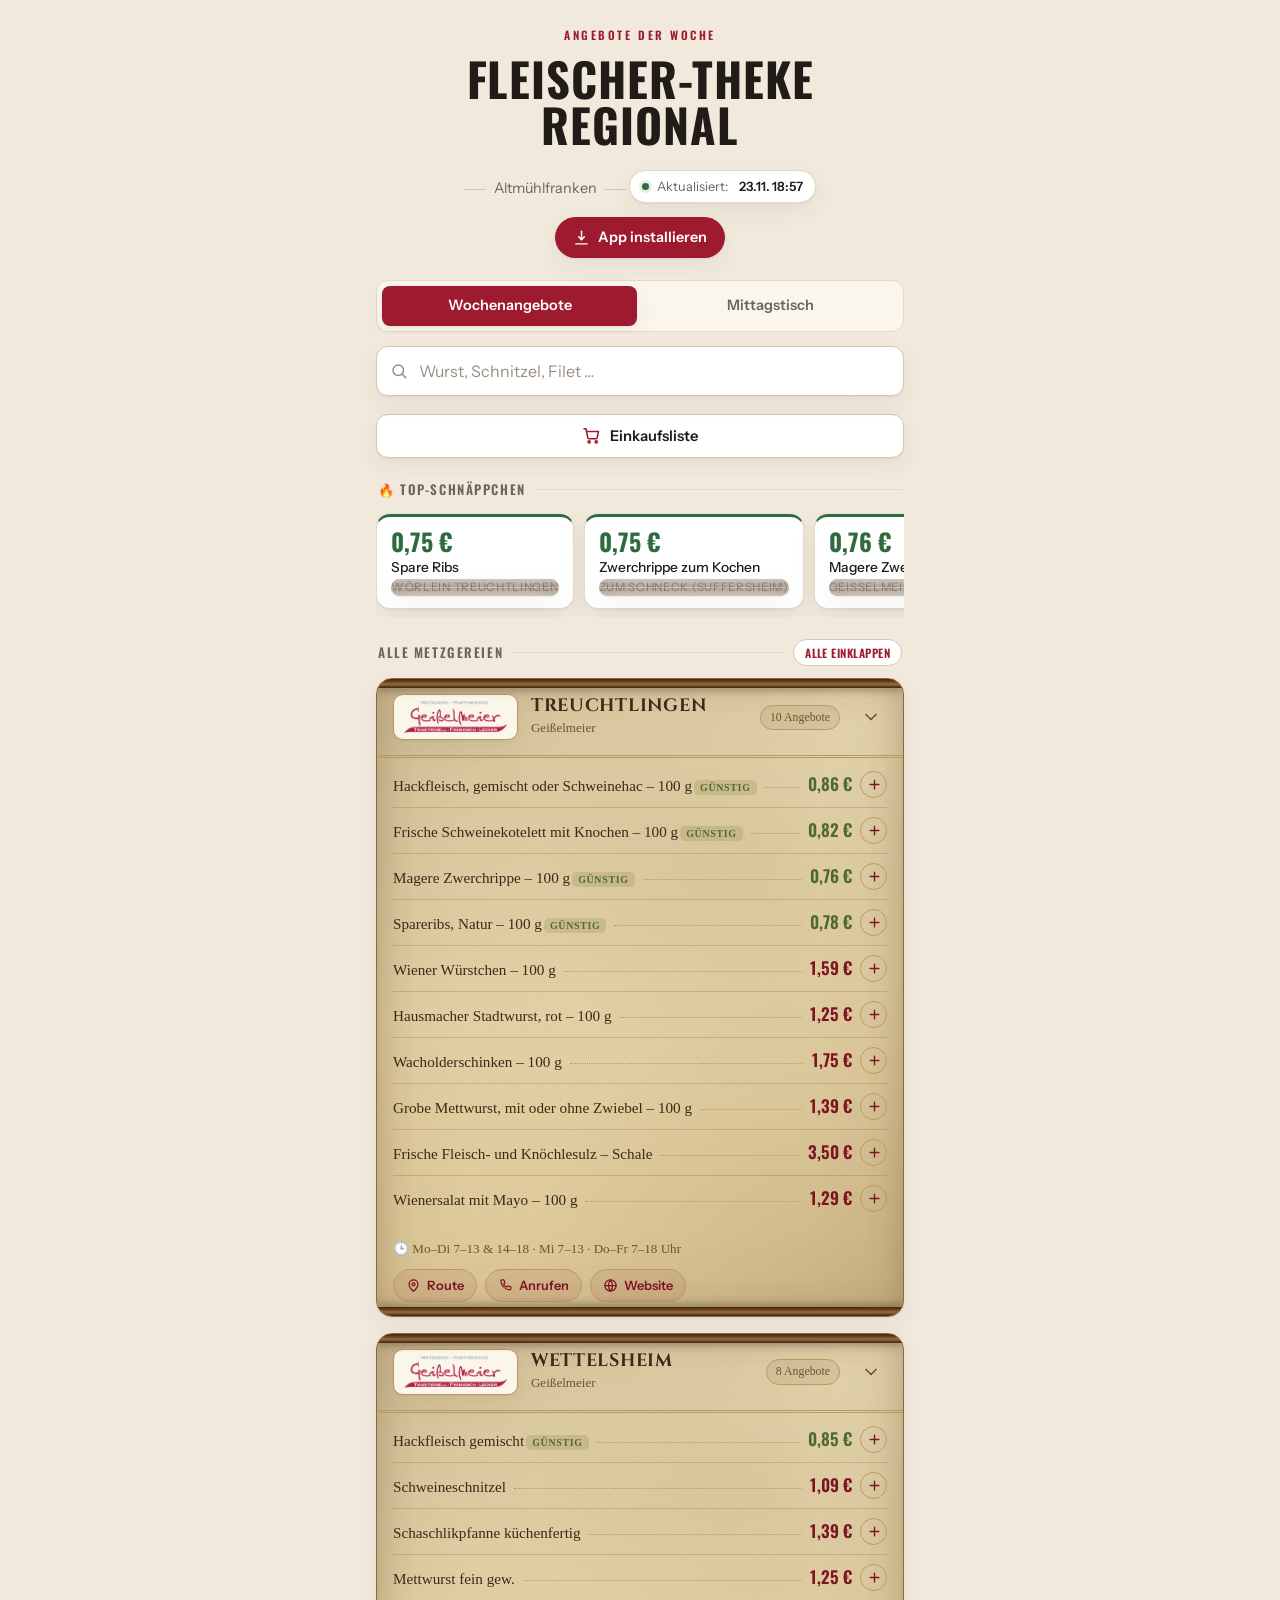
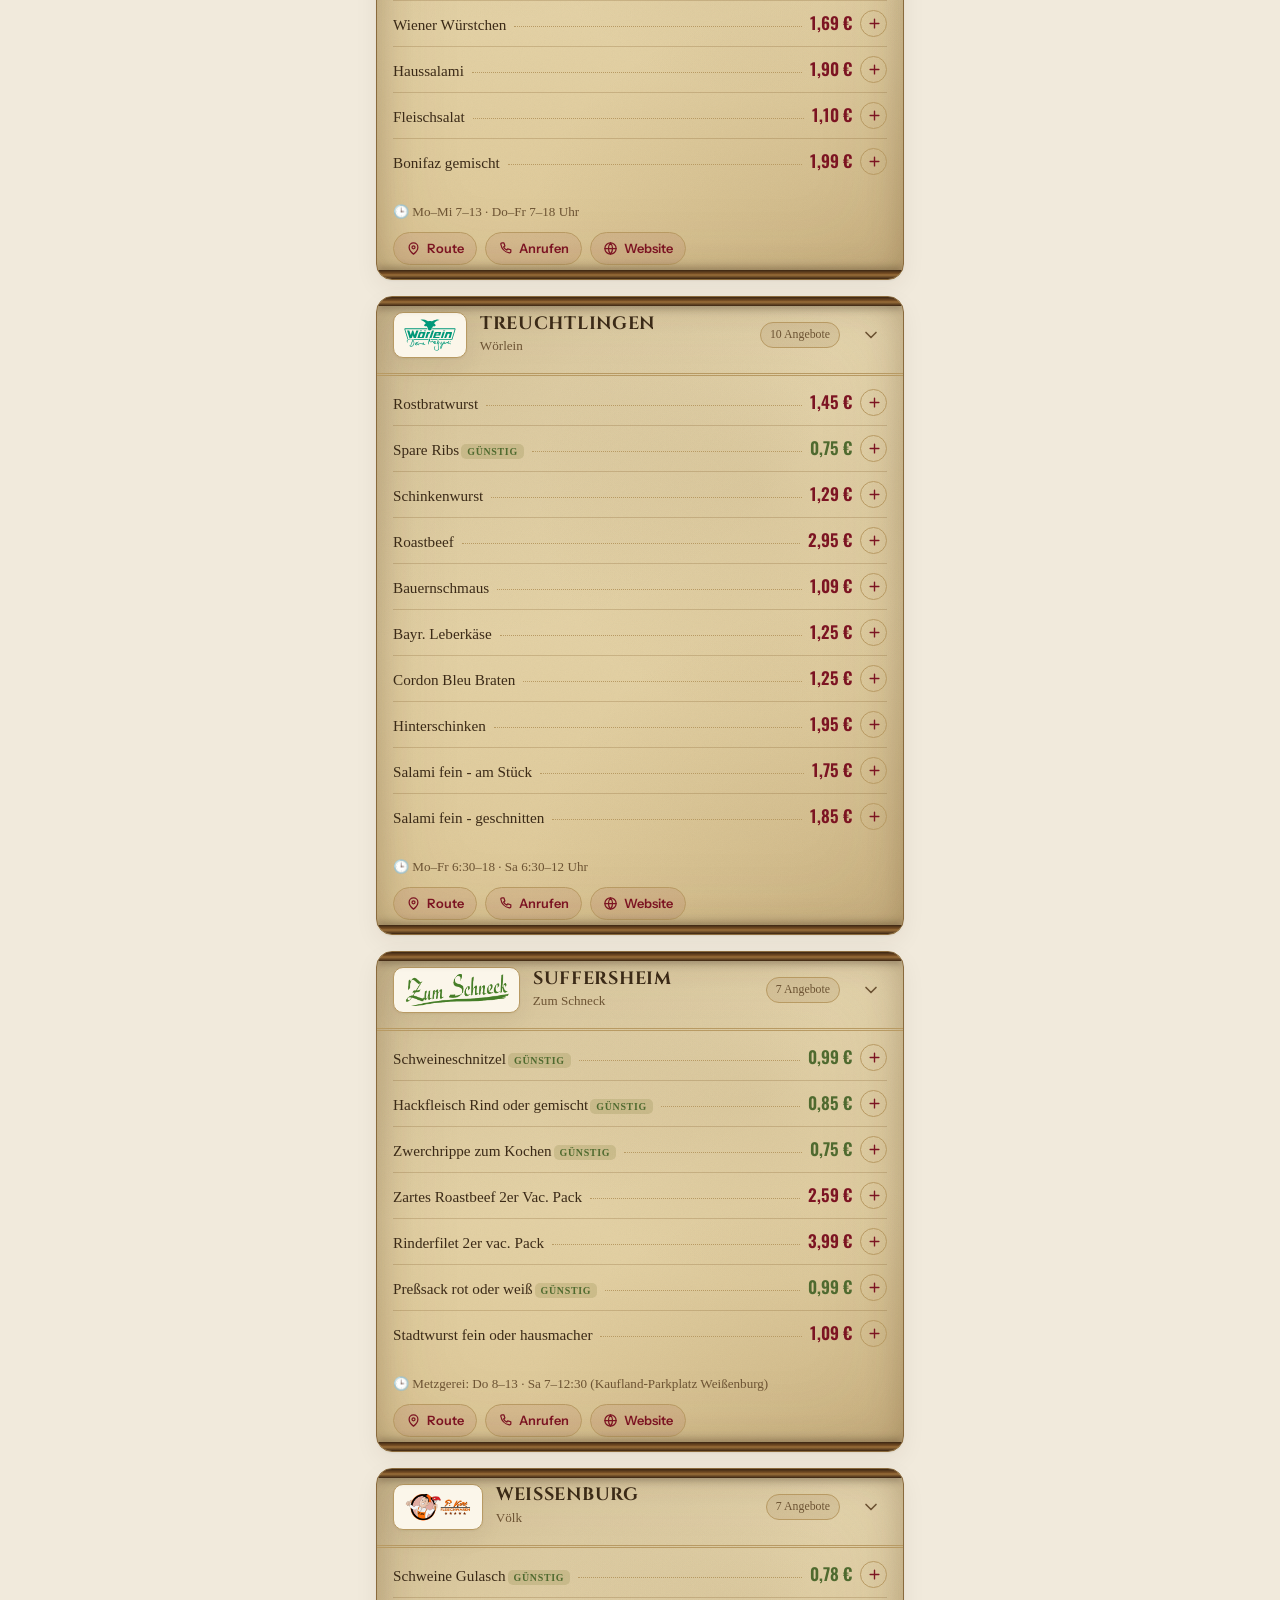
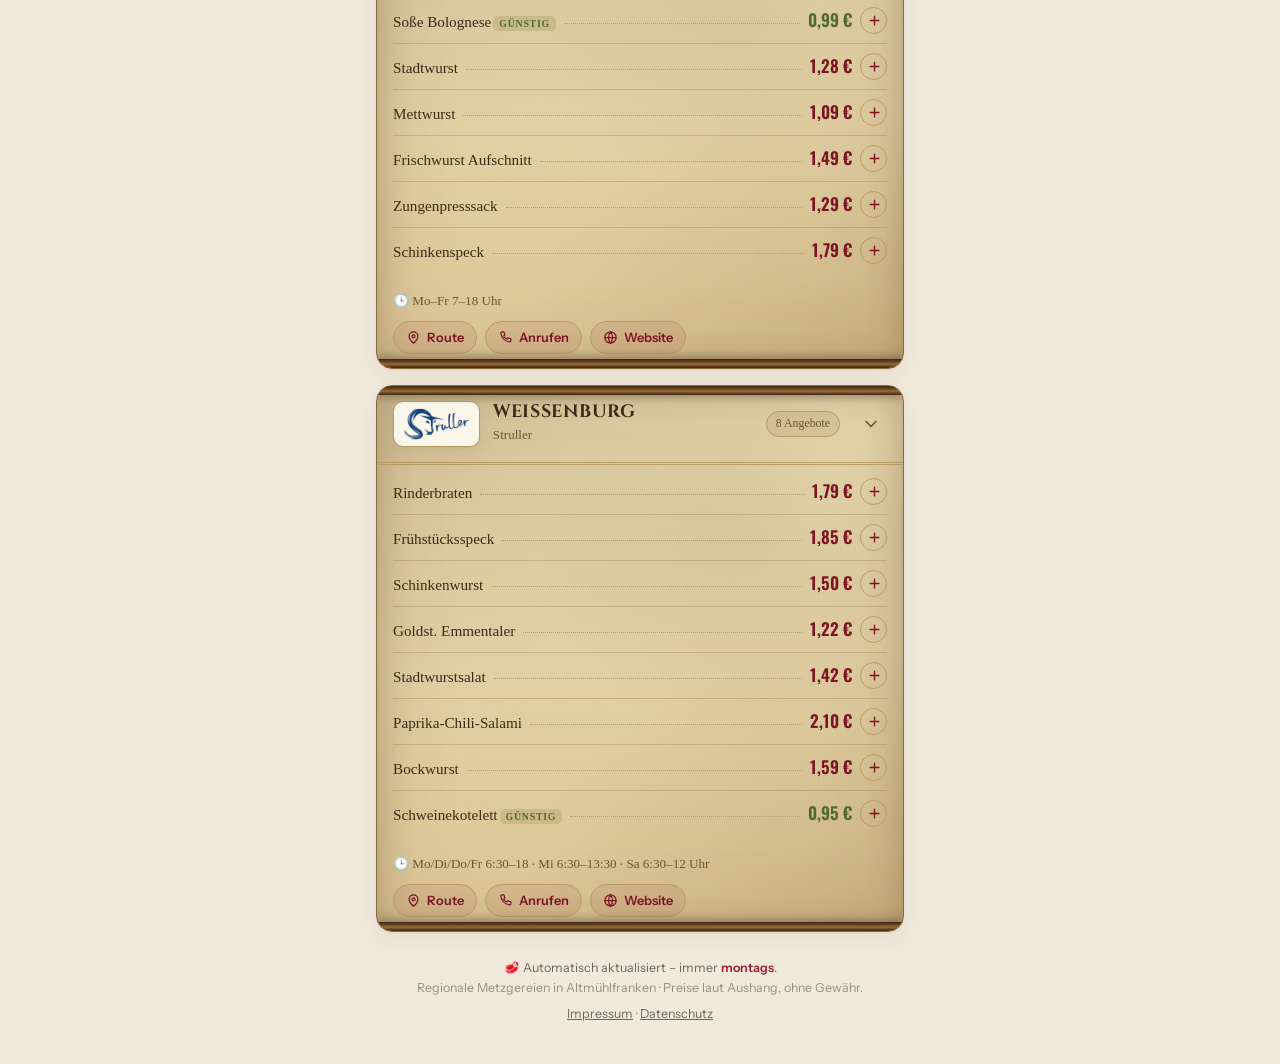
<file: index.html>
<!doctype html>
<html lang="de">
<head>
<meta charset="utf-8">
<meta name="viewport" content="width=device-width, initial-scale=1, viewport-fit=cover">
<title>Fleischer-Theke Regional</title>
<meta name="description" content="Wöchentliche Angebote regionaler Metzgereien in Altmühlfranken.">
<meta name="theme-color" content="#F1EADC" media="(prefers-color-scheme: light)">
<meta name="theme-color" content="#161210" media="(prefers-color-scheme: dark)">
<meta name="apple-mobile-web-app-capable" content="yes">
<meta name="mobile-web-app-capable" content="yes">
<meta name="apple-mobile-web-app-title" content="Fleischer-Theke Regional">
<meta name="apple-mobile-web-app-status-bar-style" content="default">
<link rel="manifest" href="manifest.json">
<link rel="icon" type="image/svg+xml" href="icon.svg">
<link rel="apple-touch-icon" href="apple-touch-icon.png">
<link rel="stylesheet" href="fonts/fonts.css">
<style>
  :root{
    --bg:#F1EADC;--surface:#FFFFFF;--surface-2:#FBF6EC;
    --ink:#211C18;--ink-soft:#6E645A;--ink-faint:#9A8E80;
    --line:#E4D9C6;--line-strong:#D6C7AE;
    --brand:#9E1B2F;--brand-ink:#7C1422;--brand-tint:#F6E6E2;
    --deal:#2F6B3E;--deal-tint:#E4F0E2;--gold:#A9781F;
    --shadow:0 1px 2px rgba(43,30,20,.06),0 8px 24px rgba(43,30,20,.06);
    --radius:16px;
  }
  @media (prefers-color-scheme:dark){:root:not([data-theme="light"]){
    --bg:#161210;--surface:#211A15;--surface-2:#271F18;
    --ink:#F2E9DB;--ink-soft:#B0A392;--ink-faint:#7E7161;
    --line:#33281E;--line-strong:#40331F;
    --brand:#E4586A;--brand-ink:#F0AAB2;--brand-tint:#3A211F;
    --deal:#82CE95;--deal-tint:#22301F;--gold:#D6A64C;
    --shadow:0 1px 2px rgba(0,0,0,.4),0 10px 30px rgba(0,0,0,.35);
  }}
  :root[data-theme="dark"]{
    --bg:#161210;--surface:#211A15;--surface-2:#271F18;
    --ink:#F2E9DB;--ink-soft:#B0A392;--ink-faint:#7E7161;
    --line:#33281E;--line-strong:#40331F;
    --brand:#E4586A;--brand-ink:#F0AAB2;--brand-tint:#3A211F;
    --deal:#82CE95;--deal-tint:#22301F;--gold:#D6A64C;
    --shadow:0 1px 2px rgba(0,0,0,.4),0 10px 30px rgba(0,0,0,.35);
  }
  *{box-sizing:border-box}
  [hidden]{display:none!important}
  html{-webkit-text-size-adjust:100%}
  body{
    margin:0;background:var(--bg);color:var(--ink);
    font-family:"Instrument Sans",system-ui,-apple-system,Segoe UI,Roboto,sans-serif;
    line-height:1.5;-webkit-font-smoothing:antialiased;
    padding:env(safe-area-inset-top) env(safe-area-inset-right) env(safe-area-inset-bottom) env(safe-area-inset-left);
  }
  img{max-width:100%}
  .wrap{max-width:560px;margin:0 auto;padding:0 16px 40px}
  header{position:relative;padding:26px 0 20px;text-align:center}
  .eyebrow{font-family:"Oswald",sans-serif;text-transform:uppercase;letter-spacing:.22em;font-weight:600;font-size:.72rem;color:var(--brand)}
  h1{font-family:"Oswald",sans-serif;font-weight:700;text-transform:uppercase;letter-spacing:.02em;font-size:clamp(2.1rem,9vw,2.9rem);line-height:.98;margin:.28em 0 .18em;text-wrap:balance}
  .region{display:inline-flex;align-items:center;gap:.5em;font-size:.9rem;color:var(--ink-soft)}
  .region::before,.region::after{content:"";width:22px;height:1px;background:var(--line-strong)}
  .stand{margin-top:14px;display:inline-flex;align-items:center;gap:8px;font-size:.8rem;color:var(--ink-soft);background:var(--surface);border:1px solid var(--line);padding:6px 12px;border-radius:999px;box-shadow:var(--shadow)}
  .stand .dot{width:7px;height:7px;border-radius:50%;background:var(--deal);box-shadow:0 0 0 3px var(--deal-tint)}
  .stand b{color:var(--ink);font-weight:600}
  .search{position:sticky;top:0;z-index:5;padding:12px 0;margin-bottom:6px;background:linear-gradient(var(--bg) 78%,transparent)}
  .search input{width:100%;font:inherit;font-size:1rem;color:var(--ink);background:var(--surface);border:1px solid var(--line-strong);border-radius:12px;padding:12px 14px 12px 42px;box-shadow:var(--shadow)}
  .search input::placeholder{color:var(--ink-faint)}
  .search input:focus{outline:none;border-color:var(--brand);box-shadow:0 0 0 3px var(--brand-tint)}
  .search .ico{position:absolute;left:14px;top:50%;transform:translateY(-50%);color:var(--ink-faint);pointer-events:none}
  .tabs{display:flex;gap:6px;background:var(--surface-2);border:1px solid var(--line);border-radius:12px;padding:5px;margin:2px 0 2px}
  .tab{flex:1;font:inherit;font-weight:600;font-size:.9rem;color:var(--ink-soft);background:none;border:none;border-radius:8px;padding:9px 6px;cursor:pointer;-webkit-tap-highlight-color:transparent;transition:background .15s,color .15s}
  .tab.is-active{background:var(--brand);color:#fff;box-shadow:var(--shadow)}
  .tab:disabled{opacity:.45;cursor:not-allowed}
  .tab:focus-visible{outline:none;box-shadow:0 0 0 3px var(--brand-tint)}
  .sec-label{display:flex;align-items:center;gap:10px;font-family:"Oswald",sans-serif;text-transform:uppercase;letter-spacing:.12em;font-weight:600;font-size:.82rem;color:var(--ink-soft);margin:22px 2px 12px}
  .sec-label .line{flex:1;height:1px;background:var(--line)}
  .deals{display:flex;gap:10px;overflow-x:auto;padding:2px 2px 8px;scroll-snap-type:x mandatory;-webkit-overflow-scrolling:touch}
  .deals::-webkit-scrollbar{height:0}
  .deal-card{scroll-snap-align:start;flex:0 0 auto;min-width:150px;background:var(--surface);border:1px solid var(--line);border-top:3px solid var(--deal);border-radius:14px;padding:12px 14px;box-shadow:var(--shadow)}
  .deal-card .price{font-family:"Oswald",sans-serif;font-weight:700;font-size:1.5rem;color:var(--deal);font-variant-numeric:tabular-nums;line-height:1}
  .deal-card .name{font-size:.86rem;font-weight:500;margin:6px 0 3px;line-height:1.25}
  .deal-card .shop{font-size:.72rem;color:var(--ink-faint);text-transform:uppercase;letter-spacing:.06em}
  .shops{display:flex;flex-direction:column;gap:16px}
  .shop{background:var(--surface);border:1px solid var(--line);border-radius:var(--radius);box-shadow:var(--shadow);overflow:hidden}
  .shop-head{display:flex;align-items:center;gap:13px;padding:15px 16px;border-bottom:1px solid var(--line);background:var(--surface-2)}
  .badge{flex:0 0 auto;width:44px;height:44px;border-radius:12px;background:var(--brand);color:#fff;display:grid;place-items:center;font-family:"Oswald",sans-serif;font-weight:700;font-size:1.25rem;box-shadow:inset 0 0 0 1px rgba(255,255,255,.12)}
  .logo-plate{flex:0 0 auto;height:46px;display:flex;align-items:center;justify-content:center;background:#fff;border:1px solid var(--line);border-radius:10px;padding:5px 10px;box-shadow:var(--shadow)}
  .logo-plate img{height:32px;width:auto;max-width:170px;object-fit:contain;display:block}
  .shop-head h2{font-family:"Oswald",sans-serif;font-weight:600;text-transform:uppercase;letter-spacing:.03em;font-size:1.12rem;line-height:1.08;margin:0}
  .shop-head .shopname{font-weight:500;font-size:.82rem;color:var(--ink-soft);margin-top:2px}
  .shop-head .count{margin-left:auto;flex:0 0 auto;align-self:center;font-family:"Oswald",sans-serif;font-weight:500;font-size:.74rem;color:var(--ink-soft);background:var(--bg);border:1px solid var(--line);padding:3px 9px;border-radius:999px;white-space:nowrap}
  .shop-head{cursor:pointer;user-select:none;-webkit-tap-highlight-color:transparent;transition:background-color .18s ease,border-bottom-color .28s ease}
  .shop-head:focus-visible{outline:none;box-shadow:inset 0 0 0 3px var(--brand-tint)}
  .shop.collapsed>.shop-head{border-bottom-color:transparent}
  @media (hover:hover){
    .shop-head:hover{background:color-mix(in srgb,var(--surface-2) 95%,var(--brand))}
    .shop.today .shop-head:hover{background:color-mix(in srgb,var(--brand-tint) 94%,var(--brand))}
    .shop-head:hover .chev{color:var(--brand-ink);background:color-mix(in srgb,var(--brand) 9%,transparent)}
  }
  .shop-head:active{background:color-mix(in srgb,var(--surface-2) 92%,var(--brand))}
  .shop.today .shop-head:active{background:color-mix(in srgb,var(--brand-tint) 90%,var(--brand))}
  .chev{flex:0 0 auto;box-sizing:content-box;width:20px;height:20px;margin-left:2px;padding:6px;border-radius:50%;color:var(--ink-soft);transition:transform .28s cubic-bezier(.22,1,.36,1),color .18s ease,background-color .18s ease}
  .shop.today .chev{color:var(--brand-ink)}
  .shop.collapsed>.shop-head .chev{transform:rotate(-90deg)}
  .shop>.items-wrap{display:grid;grid-template-rows:1fr;transition:grid-template-rows .28s cubic-bezier(.22,1,.36,1),visibility 0s}
  .shop.collapsed>.items-wrap{grid-template-rows:0fr;visibility:hidden;transition:grid-template-rows .28s cubic-bezier(.22,1,.36,1),visibility 0s linear .28s}
  .items-inner{min-height:0;overflow:hidden}
  @media (prefers-reduced-motion:reduce){.shop-head,.chev,.shop>.items-wrap,.shop.collapsed>.items-wrap{transition:none}}
  .toggle-all{flex:0 0 auto;font:inherit;font-weight:600;font-size:.72rem;letter-spacing:.04em;text-transform:uppercase;color:var(--brand);background:var(--surface);border:1px solid var(--line-strong);border-radius:999px;padding:4px 11px;cursor:pointer;-webkit-tap-highlight-color:transparent}
  .toggle-all:hover{background:var(--brand-tint)}
  .toggle-all:focus-visible{outline:none;box-shadow:0 0 0 3px var(--brand-tint)}
  .shop.today{border-color:var(--line-strong)}
  .shop.today .shop-head{background:var(--brand-tint)}
  .today-badge{background:var(--pg-paper);color:var(--pg-accent);border:1.5px solid var(--pg-edge-2);border-radius:50%;box-shadow:inset 0 0 0 2px rgba(124,20,34,.10)}
  .today-badge svg{width:24px;height:24px}
  .today-shop{display:block;font-size:.7rem;font-weight:600;text-transform:uppercase;letter-spacing:.05em;color:var(--ink-faint);margin-bottom:2px}
  .today-empty{color:var(--ink-faint);font-size:.9rem;justify-content:center}
  ul.items{list-style:none;margin:0;padding:4px 16px 10px}
  ul.items li{display:flex;align-items:baseline;gap:8px;padding:9px 0;border-bottom:1px solid var(--line)}
  ul.items li:last-child{border-bottom:none}
  .item-name{font-size:.95rem;font-weight:500}
  .leader{flex:1;border-bottom:1px dotted var(--line-strong);transform:translateY(-3px);min-width:14px}
  .item-price{font-family:"Oswald",sans-serif;font-weight:600;font-size:1.06rem;color:var(--brand-ink);font-variant-numeric:tabular-nums;white-space:nowrap}
  li.cheap .item-price{color:var(--deal)}
  .tag{font-size:.62rem;font-weight:600;text-transform:uppercase;letter-spacing:.07em;color:var(--deal);background:var(--deal-tint);padding:2px 6px;border-radius:5px;margin-left:2px;transform:translateY(-1px)}
  footer{margin-top:26px;text-align:center;font-size:.78rem;color:var(--ink-faint);line-height:1.6}
  footer .auto{color:var(--ink-soft)}
  footer b{color:var(--brand);font-weight:600}
  footer .legal{margin-top:6px}
  footer .legal a{color:var(--ink-soft)}
  .noresult,.state{display:none;text-align:center;padding:30px 10px;color:var(--ink-soft)}
  .noresult.show,.state.show{display:block}
  .state .spin{width:26px;height:26px;border:3px solid var(--line-strong);border-top-color:var(--brand);border-radius:50%;margin:0 auto 12px;animation:spin .8s linear infinite}
  @keyframes spin{to{transform:rotate(360deg)}}
  @media (prefers-reduced-motion:reduce){.state .spin{animation:none}}
  @media (prefers-reduced-motion:no-preference){.shop,.deal-card{animation:rise .5s cubic-bezier(.2,.7,.2,1) both}}
  @keyframes rise{from{opacity:0;transform:translateY(8px)}to{opacity:1;transform:none}}

  /* Install button + modal */
  .install-btn{margin-top:14px;display:inline-flex;align-items:center;gap:8px;font:inherit;font-weight:600;font-size:.9rem;color:#fff;background:var(--brand);border:none;border-radius:999px;padding:10px 18px;box-shadow:var(--shadow);cursor:pointer;-webkit-tap-highlight-color:transparent}
  .install-btn:hover{filter:brightness(1.06)}
  .install-btn:focus-visible{outline:none;box-shadow:0 0 0 3px var(--brand-tint)}
  .install-btn svg{width:17px;height:17px}
  .modal{position:fixed;inset:0;z-index:50;display:flex;align-items:flex-end;justify-content:center;background:rgba(20,15,10,.5)}
  @media (min-width:560px){.modal{align-items:center;padding:20px}}
  .modal-card{position:relative;background:var(--surface);color:var(--ink);width:100%;max-width:440px;border:1px solid var(--line);border-radius:20px 20px 0 0;padding:24px 20px 28px}
  @media (min-width:560px){.modal-card{border-radius:20px}}
  @media (prefers-reduced-motion:no-preference){.modal-card{animation:sheet .28s cubic-bezier(.2,.7,.2,1) both}}
  @keyframes sheet{from{opacity:0;transform:translateY(24px)}to{opacity:1;transform:none}}
  .modal-close{position:absolute;top:10px;right:12px;width:34px;height:34px;background:none;border:none;font-size:1.7rem;line-height:1;color:var(--ink-faint);cursor:pointer;border-radius:8px}
  .modal-close:hover{background:var(--surface-2);color:var(--ink)}
  .modal-card h3{font-family:"Oswald",sans-serif;text-transform:uppercase;letter-spacing:.04em;font-size:1.25rem;margin:0 0 4px}
  .modal-sub{color:var(--ink-soft);font-size:.9rem;margin:0 0 18px}
  .steps{list-style:none;margin:0;padding:0;display:flex;flex-direction:column;gap:13px}
  .steps li{display:flex;gap:12px;align-items:flex-start;font-size:.96rem}
  .steps .n{flex:0 0 auto;width:26px;height:26px;border-radius:50%;background:var(--brand);color:#fff;font-family:"Oswald",sans-serif;font-weight:600;display:grid;place-items:center;font-size:.85rem;margin-top:1px}
  .steps b{font-weight:600}
  .steps .ic{display:inline-flex;vertical-align:-4px;width:18px;height:18px;color:var(--brand)}
  .modal-note{margin:18px 0 0;font-size:.82rem;color:var(--ink-soft);line-height:1.5}
  .native-install{margin-top:18px;width:100%;font:inherit;font-weight:600;font-size:1rem;color:#fff;background:var(--brand);border:none;border-radius:12px;padding:13px;cursor:pointer}
  .native-install:hover{filter:brightness(1.06)}

  /* ====== Einkaufsliste ====== */
  .toolbar{display:flex;gap:8px;margin:2px 0 2px}
  .list-btn{flex:1;display:inline-flex;align-items:center;justify-content:center;gap:9px;font:inherit;font-weight:600;font-size:.92rem;color:var(--ink);background:var(--surface);border:1px solid var(--line-strong);border-radius:12px;padding:10px 12px;cursor:pointer;-webkit-tap-highlight-color:transparent;box-shadow:var(--shadow)}
  .list-btn:hover{border-color:var(--brand)}
  .list-btn:focus-visible{outline:none;box-shadow:0 0 0 3px var(--brand-tint)}
  .list-btn svg{width:19px;height:19px;color:var(--brand)}
  .list-btn .cnt{min-width:20px;height:20px;padding:0 6px;border-radius:999px;background:var(--brand);color:#fff;font-size:.72rem;font-weight:700;display:inline-grid;place-items:center}
  .list-btn .cnt[hidden]{display:none!important}
  .add{flex:0 0 auto;margin-left:auto;width:27px;height:27px;border-radius:50%;border:1px solid var(--pg-edge,var(--line-strong));background:transparent;color:var(--pg-accent,var(--brand));cursor:pointer;display:grid;place-items:center;-webkit-tap-highlight-color:transparent;transition:background .15s,transform .1s;align-self:center}
  .add svg{width:15px;height:15px}
  .add:hover{background:rgba(124,20,34,.10)}
  .add:active{transform:scale(.88)}
  .add.in{background:var(--pg-accent,var(--brand));color:#fff;border-color:transparent}
  .list-items{list-style:none;margin:0;padding:0;max-height:52vh;overflow:auto}
  .list-items li{display:flex;align-items:center;gap:10px;padding:10px 2px;border-bottom:1px solid var(--line)}
  .list-items li:last-child{border-bottom:none}
  .list-items .chk{flex:0 0 auto;width:24px;height:24px;border-radius:7px;border:1.5px solid var(--line-strong);background:var(--surface);display:grid;place-items:center;cursor:pointer;color:var(--deal);padding:0}
  .list-items .chk svg{width:16px;height:16px;opacity:0}
  .list-items li.done .chk{border-color:var(--deal)}
  .list-items li.done .chk svg{opacity:1}
  .list-items li.done .li-name{text-decoration:line-through;color:var(--ink-faint)}
  .li-main{flex:1;min-width:0;cursor:pointer}
  .li-name{font-size:.95rem;font-weight:500}
  .li-shop{font-size:.72rem;color:var(--ink-faint)}
  .li-price{font-family:"Oswald",sans-serif;font-weight:600;color:var(--brand-ink);font-variant-numeric:tabular-nums;white-space:nowrap}
  .li-del{flex:0 0 auto;background:none;border:none;color:var(--ink-faint);font-size:1.4rem;line-height:1;cursor:pointer;padding:2px 6px}
  .li-del:hover{color:var(--brand)}
  .list-empty{text-align:center;color:var(--ink-faint);padding:26px 4px;line-height:1.6}
  .list-total{font-size:.82rem;color:var(--ink-soft);margin-top:12px;text-align:right}
  .list-foot{display:flex;gap:8px;margin-top:14px}
  .list-foot button{flex:1;font:inherit;font-weight:600;font-size:.92rem;border-radius:12px;padding:11px;cursor:pointer;border:1px solid var(--line-strong);background:var(--surface);color:var(--ink)}
  .list-foot .share{background:var(--brand);color:#fff;border-color:transparent}

  /* ====== Metzger-Infos (Route/Anrufen/Website/Öffnungszeiten) ====== */
  .shop-info{display:flex;flex-wrap:wrap;gap:8px;padding:8px 16px 14px;align-items:center}
  .shop-info .info-hours{flex-basis:100%;font-family:Georgia,"Times New Roman",serif;font-size:.82rem;color:var(--pg-ink-soft);margin:0 0 2px;line-height:1.5}
  .info-chip{display:inline-flex;align-items:center;gap:6px;font:inherit;font-size:.8rem;font-weight:600;text-decoration:none;color:var(--pg-accent);background:rgba(124,20,34,.08);border:1px solid var(--pg-edge);border-radius:999px;padding:6px 12px;-webkit-tap-highlight-color:transparent}
  .info-chip:hover{background:rgba(124,20,34,.14)}
  .info-chip:focus-visible{outline:none;box-shadow:0 0 0 3px var(--brand-tint)}
  .info-chip svg{width:15px;height:15px}

  /* ====== Alte Schriftrolle / Pergament-Look für die Klappkarten ====== */
  .shops{
    --pg-paper:#e9dab2;--pg-paper-2:#ddc795;--pg-ink:#3b2a17;--pg-ink-soft:#6c5333;
    --pg-edge:#b89a63;--pg-edge-2:#8a6a3c;--pg-accent:#7c1422;--pg-deal:#4f6a2f;
    --pg-rod-a:#3b2512;--pg-rod-b:#7a5126;--pg-rod-c:#9a6f3a;--pg-stain:rgba(120,85,35,.16);
  }
  @media (prefers-color-scheme:dark){:root:not([data-theme="light"]) .shops{
    --pg-paper:#2b2117;--pg-paper-2:#352a1c;--pg-ink:#ecdcb8;--pg-ink-soft:#b69c72;
    --pg-edge:#4b3a24;--pg-edge-2:#64502f;--pg-accent:#e4586a;--pg-deal:#9cc47a;
    --pg-rod-a:#191009;--pg-rod-b:#4a3115;--pg-rod-c:#6a4a22;--pg-stain:rgba(0,0,0,.30);
  }}
  :root[data-theme="dark"] .shops{
    --pg-paper:#2b2117;--pg-paper-2:#352a1c;--pg-ink:#ecdcb8;--pg-ink-soft:#b69c72;
    --pg-edge:#4b3a24;--pg-edge-2:#64502f;--pg-accent:#e4586a;--pg-deal:#9cc47a;
    --pg-rod-a:#191009;--pg-rod-b:#4a3115;--pg-rod-c:#6a4a22;--pg-stain:rgba(0,0,0,.30);
  }
  .shop{
    position:relative;
    color:var(--pg-ink);
    border:1px solid var(--pg-edge-2);
    border-radius:var(--radius);
    background:
      url("data:image/svg+xml,%3Csvg xmlns='http://www.w3.org/2000/svg' width='150' height='150'%3E%3Cfilter id='n'%3E%3CfeTurbulence type='fractalNoise' baseFrequency='0.9' numOctaves='2' stitchTiles='stitch'/%3E%3CfeColorMatrix type='saturate' values='0'/%3E%3C/filter%3E%3Crect width='100%25' height='100%25' filter='url(%23n)' opacity='0.06'/%3E%3C/svg%3E"),
      radial-gradient(130% 80% at 10% 6%, var(--pg-stain), transparent 60%),
      radial-gradient(110% 80% at 92% 94%, var(--pg-stain), transparent 58%),
      radial-gradient(70% 60% at 72% 30%, rgba(120,85,35,.10), transparent 60%),
      linear-gradient(180deg, var(--pg-paper), var(--pg-paper-2));
    box-shadow:inset 0 0 34px rgba(90,60,25,.30),inset 0 0 90px rgba(90,60,25,.12),var(--shadow);
  }
  .shop::before,.shop::after{content:"";position:absolute;left:0;right:0;height:9px;z-index:3;pointer-events:none;
    background:linear-gradient(to bottom,var(--pg-rod-a),var(--pg-rod-b) 42%,var(--pg-rod-c) 55%,var(--pg-rod-a))}
  .shop::before{top:0;border-radius:var(--radius) var(--radius) 0 0;box-shadow:0 3px 7px rgba(40,25,10,.28)}
  .shop::after{bottom:0;border-radius:0 0 var(--radius) var(--radius);box-shadow:0 -3px 7px rgba(40,25,10,.28)}
  .shop>.shop-head,.shop>.items-wrap{position:relative;z-index:2}
  .shop .shop-head{background:transparent;box-shadow:none;border-bottom:3px double var(--pg-edge)}
  .shop.collapsed>.shop-head{border-bottom-color:transparent}
  .shop.today .shop-head{background:rgba(124,20,34,.10)}
  @media (hover:hover){
    .shop .shop-head:hover{background:rgba(120,85,35,.10)}
    .shop.today .shop-head:hover{background:rgba(124,20,34,.15)}
    .shop .shop-head:hover .chev{color:var(--pg-accent);background:rgba(120,85,35,.16)}
  }
  .shop .shop-head:active{background:rgba(120,85,35,.16)}
  .shop h2{font-family:"Cinzel",Georgia,serif;font-weight:700;letter-spacing:.04em;color:var(--pg-ink)}
  .shop .shopname,.shop .item-name,.shop .today-shop{font-family:Georgia,"Times New Roman",serif}
  .shop .shopname,.shop .today-shop{color:var(--pg-ink-soft)}
  .shop .item-name{color:var(--pg-ink)}
  .shop .chev{color:var(--pg-ink-soft)}
  .shop.today .chev{color:var(--pg-accent)}
  .shop .count{font-family:Georgia,serif;color:var(--pg-ink-soft);background:rgba(120,85,35,.10);border-color:var(--pg-edge)}
  .shop .item-price{color:var(--pg-accent)}
  .shop li.cheap .item-price{color:var(--pg-deal)}
  .shop .tag{color:var(--pg-deal);background:rgba(110,110,40,.18)}
  .shop ul.items li{border-bottom-color:rgba(120,85,35,.24)}
  .shop .leader{border-bottom-color:var(--pg-edge)}
  .shop .logo-plate{background:#fbf6ea;border-color:var(--pg-edge)}
</style>
</head>
<body>
<div class="wrap">
  <header>
    <div class="eyebrow">Angebote der Woche</div>
    <h1><span style="white-space:nowrap">Fleischer-Theke</span> Regional</h1>
    <div class="region">Altmühlfranken</div>
    <div class="stand"><span class="dot"></span>Aktualisiert:&nbsp;<b id="stand">–</b></div>
    <div>
      <button id="installBtn" class="install-btn" hidden>
        <svg viewBox="0 0 24 24" fill="none" stroke="currentColor" stroke-width="2" stroke-linecap="round" stroke-linejoin="round"><path d="M12 3v12"/><path d="m8 11 4 4 4-4"/><path d="M4 21h16"/></svg>
        App installieren
      </button>
    </div>
  </header>

  <div class="tabs" role="tablist">
    <button class="tab is-active" data-mode="offers" role="tab">Wochenangebote</button>
    <button class="tab" data-mode="lunch" role="tab">Mittagstisch</button>
  </div>

  <div class="search">
    <svg class="ico" width="18" height="18" viewBox="0 0 24 24" fill="none" stroke="currentColor" stroke-width="2" stroke-linecap="round"><circle cx="11" cy="11" r="7"/><path d="m21 21-4.3-4.3"/></svg>
    <input id="q" type="search" inputmode="search" placeholder="Wurst, Schnitzel, Filet …" aria-label="Durchsuchen">
  </div>

  <div class="toolbar">
    <button id="listBtn" class="list-btn" type="button" aria-haspopup="dialog">
      <svg viewBox="0 0 24 24" fill="none" stroke="currentColor" stroke-width="2" stroke-linecap="round" stroke-linejoin="round"><circle cx="9" cy="20" r="1.4"/><circle cx="18" cy="20" r="1.4"/><path d="M2.5 3.5H5l2.3 11.1a2 2 0 0 0 2 1.6h7.9a2 2 0 0 0 2-1.6L20.8 7H6.2"/></svg>
      Einkaufsliste <span class="cnt" id="listCnt" hidden>0</span>
    </button>
  </div>

  <div class="state show" id="loading"><div class="spin"></div>Angebote werden geladen …</div>
  <div class="state" id="error">Angebote konnten nicht geladen werden.<br>Bitte später erneut versuchen.</div>

  <section id="deals-wrap" hidden>
    <div class="sec-label">🔥 Top-Schnäppchen <span class="line"></span></div>
    <div class="deals" id="deals"></div>
  </section>

  <div class="sec-label" id="shops-label" hidden><span id="shops-label-text">Alle Metzgereien</span> <span class="line"></span><button id="toggleAll" class="toggle-all" type="button" hidden>Alle einklappen</button></div>
  <div class="shops" id="shops"></div>
  <div class="noresult" id="noresult">Keine Angebote gefunden für „<span id="qecho"></span>".</div>

  <footer>
    <div class="auto">🥩 Automatisch aktualisiert – immer <b>montags</b>.</div>
    <div>Regionale Metzgereien in Altmühlfranken · Preise laut Aushang, ohne Gewähr.</div>
    <div class="legal"><a href="impressum.html">Impressum</a> · <a href="datenschutz.html">Datenschutz</a></div>
  </footer>
</div>

<div class="modal" id="installModal" hidden>
  <div class="modal-card" role="dialog" aria-modal="true" aria-labelledby="imTitle">
    <button class="modal-close" id="installClose" aria-label="Schließen">&times;</button>
    <h3 id="imTitle">Als App installieren</h3>
    <p class="modal-sub">Leg dir die Fleischer-Theke wie eine App auf den Startbildschirm.</p>
    <div id="installBody"></div>
  </div>
</div>

<div class="modal" id="listModal" hidden>
  <div class="modal-card" role="dialog" aria-modal="true" aria-labelledby="listTitle">
    <button class="modal-close" id="listClose" aria-label="Schließen">&times;</button>
    <h3 id="listTitle">🛒 Einkaufsliste</h3>
    <div id="listBody"></div>
  </div>
</div>

<script>
const CHEAP_MAX = 1.00;
let MODE = "offers";              // "offers" | "lunch"
let OFFERS = null, LUNCH = null;
const active = () => MODE === "lunch" ? LUNCH : OFFERS;

const eur = n => n.toLocaleString("de-DE",{minimumFractionDigits:2,maximumFractionDigits:2}) + " €";
const norm = s => (s||"").toLowerCase();
const initials = s => (s||"").replace(/^(Zum|Zur|Die|Der|Das)\s+/i,"").trim().charAt(0).toUpperCase() || "•";

// Echte Logos je Metzgerei (nach Namensteil im Titel). Ohne Logo -> Monogramm.
const SHOP_META = [
  { test:/gei[sß]elmeier/i, logo:"logos/geisselmeier.png", brand:"Geißelmeier" },
  { test:/v[oö]lk/i,        logo:"logos/voelk.png",        brand:"Völk" },
  { test:/struller/i,       logo:"logos/struller.png",     brand:"Struller" },
  { test:/w[öo]rlein/i,     logo:"logos/woerlein.svg",     brand:"Wörlein" },
  { test:/schneck/i,        logo:"logos/schneck.png",      brand:"Zum Schneck" },
];
const metaFor = t => SHOP_META.find(m => m.test.test(t)) || null;
const locationOf = (t, brand) => {
  let s = t || "";
  if (brand) s = s.replace(new RegExp(brand, "i"), "");
  return s.replace(/[()]/g, "").trim() || t;
};

// Kontakt/Infos je Betrieb. Route + Website funktionieren ohne exakte Daten;
// tel & hours sind optional und werden angezeigt, sobald hinterlegt.
const SHOP_INFO = {
  "Geißelmeier Treuchtlingen": { web:"https://metzgerei-geisselmeier.de/", maps:"Metzgerei Geißelmeier Hauptstraße 40 Treuchtlingen", tel:"09142 1238", hours:"Mo–Di 7–13 & 14–18 · Mi 7–13 · Do–Fr 7–18 Uhr" },
  "Geißelmeier Wettelsheim":   { web:"https://landmetzgerei-geisselmeier.de/", maps:"Landmetzgerei Geißelmeier Marktstraße 10 Wettelsheim Treuchtlingen", tel:"09142 9757511", hours:"Mo–Mi 7–13 · Do–Fr 7–18 Uhr" },
  "Zum Schneck (Suffersheim)": { web:"https://www.gasthaus-metzgerei-zum-schneck.de/", maps:"Gasthaus Metzgerei Zum Schneck Waldhof 1 Suffersheim", tel:"09149 1219", hours:"Metzgerei: Do 8–13 · Sa 7–12:30 (Kaufland-Parkplatz Weißenburg)" },
  "Völk Weißenburg":           { web:"https://www.fleischwaren-voelk.de/", maps:"Fleischwaren Völk Galgenbergstraße 4 Weißenburg", tel:"09141 9234700", hours:"Mo–Fr 7–18 Uhr" },
  "Struller Weißenburg":       { web:"https://metzgerei-struller.de/", maps:"Metzgerei Struller Augsburger Straße 49 Weißenburg", tel:"09141 4485", hours:"Mo/Di/Do/Fr 6:30–18 · Mi 6:30–13:30 · Sa 6:30–12 Uhr" },
  "Wörlein Treuchtlingen":     { web:"https://metzgerei-woerlein.de/", maps:"Metzgerei Wörlein Hauptstraße 18 Treuchtlingen", tel:"09142 3540", hours:"Mo–Fr 6:30–18 · Sa 6:30–12 Uhr" }
};
const SVG_MAP = '<svg viewBox="0 0 24 24" fill="none" stroke="currentColor" stroke-width="2" stroke-linecap="round" stroke-linejoin="round"><path d="M12 21s-7-5.2-7-11a7 7 0 0 1 14 0c0 5.8-7 11-7 11Z"/><circle cx="12" cy="10" r="2.4"/></svg>';
const SVG_TEL = '<svg viewBox="0 0 24 24" fill="none" stroke="currentColor" stroke-width="2" stroke-linecap="round" stroke-linejoin="round"><path d="M6.5 3h3l1.5 5-2 1.5a12 12 0 0 0 5 5l1.5-2 5 1.5v3a2 2 0 0 1-2.2 2A17 17 0 0 1 4.5 5.2 2 2 0 0 1 6.5 3Z"/></svg>';
const SVG_WEB = '<svg viewBox="0 0 24 24" fill="none" stroke="currentColor" stroke-width="2" stroke-linecap="round" stroke-linejoin="round"><circle cx="12" cy="12" r="9"/><path d="M3 12h18M12 3a14 14 0 0 1 0 18M12 3a14 14 0 0 0 0 18"/></svg>';
function infoHtml(title){
  const i = SHOP_INFO[title]; if(!i) return "";
  const q = encodeURIComponent(i.maps||title);
  let chips = `<a class="info-chip" href="https://www.google.com/maps/search/?api=1&query=${q}" target="_blank" rel="noopener">${SVG_MAP}Route</a>`;
  if(i.tel) chips += `<a class="info-chip" href="tel:${i.tel.replace(/[^0-9+]/g,"")}">${SVG_TEL}Anrufen</a>`;
  if(i.web) chips += `<a class="info-chip" href="${i.web}" target="_blank" rel="noopener">${SVG_WEB}Website</a>`;
  const hours = i.hours ? `<div class="info-hours">🕒 ${i.hours}</div>` : "";
  return `<div class="shop-info">${hours}${chips}</div>`;
}

const el = id => document.getElementById(id);
const elDeals=el("deals"), elShops=el("shops"), elNo=el("noresult"), elQecho=el("qecho"), elToggleAll=el("toggleAll");
const escAttr = s => (s||"").replace(/&/g,"&amp;").replace(/"/g,"&quot;");
const COLLAPSED = (()=>{ try{ return new Set(JSON.parse(localStorage.getItem("mt_collapsed")||"[]")); }catch(e){ return new Set(); } })();
const saveCollapsed = ()=>{ try{ localStorage.setItem("mt_collapsed", JSON.stringify([...COLLAPSED])); }catch(e){} };
const shopTitles = ()=>{ const D=active(); return (D&&D.shops) ? D.shops.map(s=>s.title) : []; };
const allCollapsed = ()=>{ const t=shopTitles(); return t.length>0 && t.every(x=>COLLAPSED.has(x)); };
const updateToggleAll = ()=>{ if(elToggleAll) elToggleAll.textContent = allCollapsed() ? "Alle ausklappen" : "Alle einklappen"; };

function buildDeals(){
  const D = active(); if(!D) return [];
  const all=[];
  D.shops.forEach(sh => (sh.items||[]).forEach(([name,price]) =>
    (typeof price==="number") && all.push({name,price,shop:sh.title})));
  return all.filter(i=>i.price<=CHEAP_MAX).sort((a,b)=>a.price-b.price).slice(0,7);
}

function render(){
  const DATA = active();
  const q = norm((el("q").value||"").trim());
  const lunch = MODE === "lunch";

  if(lunch || !DATA){
    el("deals-wrap").hidden = true;
  } else {
    const deals=buildDeals().filter(d=>!q||norm(d.name).includes(q));
    el("deals-wrap").hidden = deals.length===0;
    elDeals.innerHTML=deals.map(d=>`
      <div class="deal-card">
        <div class="price">${eur(d.price)}</div>
        <div class="name">${d.name}</div>
        <div class="shop">${d.shop}</div>
      </div>`).join("");
  }

  const unit = lunch ? "Gerichte" : "Angebote";

  let todayHtml = "";
  if(lunch && DATA && !q){
    const dow = new Date().getDay();
    const dayAbbr = ["So","Mo","Di","Mi","Do","Fr","Sa"][dow];
    const dayName = ["Sonntag","Montag","Dienstag","Mittwoch","Donnerstag","Freitag","Samstag"][dow];
    const re = new RegExp("^"+dayAbbr+"\\b\\s*·?\\s*");
    let tcount=0; const trows=[];
    (DATA.shops||[]).forEach(sh=>{
      (sh.items||[]).forEach(([name,price])=>{
        if(re.test((name||"").trim())){
          tcount++;
          const dish=(name||"").trim().replace(re,"").trim();
          const hasPrice=typeof price==="number";
          const priceHtml=hasPrice?`<span class="leader"></span><span class="item-price">${eur(price)}</span>`:"";
          trows.push(`<li><span class="item-name"><span class="today-shop">${sh.title}</span>${dish}</span>${priceHtml}${addBtnHtml(dish, sh.title, price)}</li>`);
        }
      });
    });
    const tcollapsed = COLLAPSED.has("__today__");
    const tbody = tcount ? trows.join("") : `<li class="today-empty">Heute (${dayName}) kein Mittagstisch hinterlegt.</li>`;
    todayHtml = `<article class="shop today${tcollapsed?' collapsed':''}" data-title="__today__">
      <div class="shop-head" role="button" tabindex="0" aria-expanded="${tcollapsed?'false':'true'}">
        <div class="badge today-badge"><svg viewBox="0 0 24 24" fill="none" stroke="currentColor" stroke-width="1.9" stroke-linecap="round" stroke-linejoin="round" aria-hidden="true"><path d="m16 2-2.3 2.3a3 3 0 0 0 0 4.2l1.8 1.8a3 3 0 0 0 4.2 0L22 8"/><path d="M15 15 3.3 3.3a4.2 4.2 0 0 0 0 6l7.3 7.3c.7.7 2 .7 2.8 0L15 15Zm0 0 7 7"/><path d="m2.1 21.8 6.4-6.3"/><path d="m19 5-7 7"/></svg></div>
        <div><h2>Heute</h2><div class="shopname">${dayName}</div></div>
        <div class="count">${tcount} ${tcount===1?"Gericht":"Gerichte"}</div>
        <svg class="chev" viewBox="0 0 24 24" fill="none" stroke="currentColor" stroke-width="2" stroke-linecap="round" stroke-linejoin="round" aria-hidden="true" focusable="false"><path d="m6 9 6 6 6-6"/></svg>
      </div>
      <div class="items-wrap"${tcollapsed?' inert':''}><div class="items-inner"><ul class="items">${tbody}</ul></div></div>
    </article>`;
  }

  let any=false;
  elShops.innerHTML=todayHtml+(DATA ? DATA.shops : []).map(sh=>{
    const items=(sh.items||[]).filter(([name])=>!q||norm(name).includes(q));
    if(!items.length) return "";
    any=true;
    const rows=items.map(([name,price])=>{
      const hasPrice = typeof price==="number";
      const cheap = !lunch && hasPrice && price<=CHEAP_MAX;
      const priceHtml = hasPrice ? `<span class="leader"></span><span class="item-price">${eur(price)}</span>` : "";
      return `<li class="${cheap?'cheap':''}">
        <span class="item-name">${name}${cheap?'<span class="tag">günstig</span>':''}</span>
        ${priceHtml}
        ${addBtnHtml(name, sh.title, price)}
      </li>`;
    }).join("");
    const meta = metaFor(sh.title);
    const brandBlock = (meta && meta.logo)
      ? `<div class="logo-plate"><img src="${meta.logo}" alt="${meta.brand}" loading="lazy"></div>`
      : `<div class="badge">${initials(sh.title)}</div>`;
    const titleBlock = meta
      ? `<h2>${locationOf(sh.title, meta.brand)}</h2><div class="shopname">${meta.brand}</div>`
      : `<h2>${sh.title}</h2>`;
    const isCollapsed = !q && COLLAPSED.has(sh.title);
    return `<article class="shop${isCollapsed?' collapsed':''}" data-title="${escAttr(sh.title)}">
      <div class="shop-head" role="button" tabindex="0" aria-expanded="${isCollapsed?'false':'true'}">
        ${brandBlock}
        <div>${titleBlock}</div>
        <div class="count">${items.length} ${unit}</div>
        <svg class="chev" viewBox="0 0 24 24" fill="none" stroke="currentColor" stroke-width="2" stroke-linecap="round" stroke-linejoin="round" aria-hidden="true" focusable="false"><path d="m6 9 6 6 6-6"/></svg>
      </div>
      <div class="items-wrap"${isCollapsed?' inert':''}><div class="items-inner"><ul class="items">${rows}</ul>${infoHtml(sh.title)}</div></div>
    </article>`;
  }).join("");

  el("shops-label").hidden = !any && !todayHtml;
  if(elToggleAll) elToggleAll.hidden = !any;
  updateToggleAll();
  elQecho.textContent=(el("q").value||"").trim();
  elNo.classList.toggle("show", !any && !todayHtml);
}

function applyMode(){
  const D = active();
  el("stand").textContent = (D && D.updated) || "–";
  el("shops-label-text").textContent = MODE==="lunch" ? "Mittagstisch · Mo–Fr" : "Alle Metzgereien";
  el("q").placeholder = MODE==="lunch" ? "Schnitzel, Braten, Fisch …" : "Wurst, Schnitzel, Filet …";
  document.querySelectorAll(".tab").forEach(t=>t.classList.toggle("is-active", t.dataset.mode===MODE));
  render();
}
function setMode(m){ if(m===MODE) return; MODE=m; applyMode(); }

Promise.all([
  fetch("data.json?v="+Date.now(),{cache:"no-store"}).then(r=>r.ok?r.json():null).catch(()=>null),
  fetch("mittagstisch.json?v="+Date.now(),{cache:"no-store"}).then(r=>r.ok?r.json():null).catch(()=>null),
]).then(([offers,lunch])=>{
  OFFERS=offers; LUNCH=lunch;
  el("loading").classList.remove("show");
  if(!OFFERS && !LUNCH){ el("error").classList.add("show"); return; }
  const lunchTab = document.querySelector('.tab[data-mode="lunch"]');
  if(!LUNCH && lunchTab) lunchTab.disabled = true;
  if(!OFFERS) MODE = "lunch";
  document.querySelectorAll(".tab").forEach(t=>t.addEventListener("click",()=>{ if(!t.disabled) setMode(t.dataset.mode); }));
  el("q").addEventListener("input", render);
  elShops.addEventListener("click", e=>{
    const addb = e.target.closest(".add");
    if(addb){ e.stopPropagation(); toggleListItem(addb); return; }
    const head = e.target.closest(".shop-head"); if(!head) return;
    const art = head.closest(".shop"); if(!art) return;
    const title = art.getAttribute("data-title");
    const collapse = !art.classList.contains("collapsed");
    art.classList.toggle("collapsed", collapse);
    head.setAttribute("aria-expanded", collapse ? "false" : "true");
    const wrap = art.querySelector(".items-wrap"); if(wrap) wrap.inert = collapse;
    if(collapse) COLLAPSED.add(title); else COLLAPSED.delete(title);
    saveCollapsed(); updateToggleAll();
  });
  elShops.addEventListener("keydown", e=>{
    if((e.key==="Enter"||e.key===" ") && e.target.classList && e.target.classList.contains("shop-head")){ e.preventDefault(); e.target.click(); }
  });
  if(elToggleAll) elToggleAll.addEventListener("click", ()=>{
    el("q").value = "";
    const titles = shopTitles();
    if(allCollapsed()) titles.forEach(t=>COLLAPSED.delete(t));
    else titles.forEach(t=>COLLAPSED.add(t));
    saveCollapsed(); render();
  });
  applyMode();
});

/* ---- Install-Button + Anleitung ---- */
(function(){
  const btn=el("installBtn"), modal=el("installModal"), body=el("installBody"), closeBtn=el("installClose");
  let deferredPrompt=null;
  // In der Android-App (WebView "; wv)" bzw. TWA mit android-app://-Referrer) ist Installieren sinnlos
  const inApp=/; wv\)/.test(navigator.userAgent) || document.referrer.startsWith("android-app://");
  const standalone=()=>inApp || window.matchMedia("(display-mode: standalone)").matches || window.navigator.standalone===true;
  const isIOS=()=>/iphone|ipad|ipod/i.test(navigator.userAgent) || (navigator.platform==="MacIntel" && navigator.maxTouchPoints>1);
  const isAndroid=()=>/android/i.test(navigator.userAgent);
  const shareIcon='<svg class="ic" viewBox="0 0 24 24" fill="none" stroke="currentColor" stroke-width="2" stroke-linecap="round" stroke-linejoin="round"><path d="M12 3v13"/><path d="m8 7 4-4 4 4"/><path d="M5 12v7a2 2 0 0 0 2 2h10a2 2 0 0 0 2-2v-7"/></svg>';

  const bodyUniversal=()=>'<ol class="steps">'
    +'<li><span class="n">1</span><div>Öffne das <b>Menü deines Browsers</b>:<br>'
      +'am <b>iPhone</b> unten auf <b>Teilen</b> '+shareIcon+' &nbsp;·&nbsp; bei <b>Android</b> oben auf die <b>drei Punkte ⋮</b></div></li>'
    +'<li><span class="n">2</span><div>Tippe auf <b>„Zum Home-Bildschirm"</b> (bzw. <b>„App installieren"</b>)</div></li>'
    +'<li><span class="n">3</span><div>Mit <b>„Hinzufügen"</b> / <b>„Installieren"</b> bestätigen – fertig ✅</div></li>'
    +'</ol>';

  function openModal(){
    let html = "";
    if(deferredPrompt) html += '<button class="native-install" id="nativeInstall">Jetzt installieren</button>';
    html += bodyUniversal();
    body.innerHTML = html;
    if(deferredPrompt) el("nativeInstall").addEventListener("click", doNative);
    modal.hidden = false;
  }
  const closeModal=()=>{ modal.hidden=true; };
  async function doNative(){
    if(!deferredPrompt) return;
    deferredPrompt.prompt();
    const c=await deferredPrompt.userChoice; deferredPrompt=null;
    if(c && c.outcome==="accepted"){ btn.hidden=true; closeModal(); }
  }

  window.addEventListener("beforeinstallprompt", e=>{ e.preventDefault(); deferredPrompt=e; if(!standalone()) btn.hidden=false; });
  window.addEventListener("appinstalled", ()=>{ deferredPrompt=null; btn.hidden=true; closeModal(); });
  btn.addEventListener("click", openModal);
  closeBtn.addEventListener("click", closeModal);
  modal.addEventListener("click", e=>{ if(e.target===modal) closeModal(); });
  document.addEventListener("keydown", e=>{ if(e.key==="Escape" && !modal.hidden) closeModal(); });

  if(!standalone()) btn.hidden=false;   // im Browser sichtbar; als App ausgeblendet
})();

/* ---- Einkaufsliste ---- */
const PLUS_SVG = '<svg viewBox="0 0 24 24" fill="none" stroke="currentColor" stroke-width="2.2" stroke-linecap="round"><path d="M12 5v14M5 12h14"/></svg>';
const CHECK_SVG = '<svg viewBox="0 0 24 24" fill="none" stroke="currentColor" stroke-width="2.6" stroke-linecap="round" stroke-linejoin="round"><path d="M20 6 9 17l-5-5"/></svg>';
const LIST = (()=>{ try{ return JSON.parse(localStorage.getItem("mt_list")||"[]"); }catch(e){ return []; } })();
const listKey = (name, shop) => (name||"")+"@@"+(shop||"");
const listHas = k => LIST.some(x=>x.k===k);
const saveList = ()=>{ try{ localStorage.setItem("mt_list", JSON.stringify(LIST)); }catch(e){} };
const escHtml = s => (s||"").replace(/&/g,"&amp;").replace(/</g,"&lt;").replace(/>/g,"&gt;");

function addBtnHtml(name, shop, price){
  const k = listKey(name, shop);
  const inList = listHas(k);
  const p = (typeof price==="number") ? price : "";
  return `<button class="add${inList?' in':''}" type="button" aria-label="Zur Einkaufsliste hinzufügen"`
    + ` data-k="${escAttr(k)}" data-n="${escAttr(name)}" data-s="${escAttr(shop)}" data-p="${p}">`
    + (inList ? CHECK_SVG : PLUS_SVG) + `</button>`;
}
function updateListBadge(){
  const b = el("listCnt"); if(!b) return;
  b.textContent = LIST.length; b.hidden = LIST.length===0;
}
function toggleListItem(btn){
  const k = btn.getAttribute("data-k");
  const i = LIST.findIndex(x=>x.k===k);
  if(i>=0){ LIST.splice(i,1); btn.classList.remove("in"); btn.innerHTML = PLUS_SVG; }
  else{
    const p = btn.getAttribute("data-p");
    LIST.push({ k, n: btn.getAttribute("data-n"), s: btn.getAttribute("data-s"), p: p===""?null:parseFloat(p), done:false });
    btn.classList.add("in"); btn.innerHTML = CHECK_SVG;
  }
  saveList(); updateListBadge();
}
function refreshAddButtons(){
  document.querySelectorAll(".add").forEach(b=>{
    const inL = listHas(b.getAttribute("data-k"));
    b.classList.toggle("in", inL);
    b.innerHTML = inL ? CHECK_SVG : PLUS_SVG;
  });
}
(function(){
  const modal=el("listModal"), body=el("listBody"), openBtn=el("listBtn"), closeBtn=el("listClose");
  function renderBody(){
    if(!LIST.length){ body.innerHTML = '<div class="list-empty">Deine Liste ist leer.<br>Tippe bei einem Angebot auf <b>+</b>, um es hinzuzufügen.</div>'; return; }
    const rows = LIST.map((x,idx)=>{
      const price = (typeof x.p==="number") ? `<span class="li-price">${eur(x.p)}</span>` : "";
      return `<li class="${x.done?'done':''}" data-i="${idx}">
        <button class="chk" type="button" aria-label="Erledigt">${CHECK_SVG}</button>
        <div class="li-main"><div class="li-name">${escHtml(x.n)}</div><div class="li-shop">${escHtml(x.s)}</div></div>
        ${price}
        <button class="li-del" type="button" aria-label="Entfernen">&times;</button>
      </li>`;
    }).join("");
    const total = LIST.reduce((s,x)=> s + (typeof x.p==="number"?x.p:0), 0);
    const totalHtml = total>0 ? `<div class="list-total">Summe (nur bepreiste Artikel): <b>${eur(total)}</b></div>` : "";
    body.innerHTML = `<ul class="list-items">${rows}</ul>${totalHtml}`
      + `<div class="list-foot"><button class="share" id="listShare" type="button">Teilen</button>`
      + `<button id="listClear" type="button">Leeren</button></div>`;
    el("listShare").onclick = share;
    el("listClear").onclick = ()=>{ LIST.length=0; saveList(); updateListBadge(); renderBody(); refreshAddButtons(); };
  }
  body.addEventListener("click", e=>{
    const li = e.target.closest("li[data-i]"); if(!li) return;
    const i = +li.getAttribute("data-i");
    if(e.target.closest(".li-del")){ LIST.splice(i,1); saveList(); updateListBadge(); renderBody(); refreshAddButtons(); return; }
    if(e.target.closest(".chk") || e.target.closest(".li-main")){ LIST[i].done=!LIST[i].done; saveList(); li.classList.toggle("done", LIST[i].done); }
  });
  function share(){
    const lines = LIST.map(x=> "• "+x.n+(typeof x.p==="number"?" – "+eur(x.p):"")+"  ("+x.s+")");
    const text = "🛒 Einkaufsliste – Fleischer-Theke\n\n"+lines.join("\n");
    if(navigator.share){ navigator.share({title:"Einkaufsliste", text}).catch(()=>{}); return; }
    if(navigator.clipboard){ navigator.clipboard.writeText(text).then(()=>{ const s=el("listShare"); if(s){ s.textContent="Kopiert ✓"; setTimeout(()=>{s.textContent="Teilen";},1500);} }).catch(()=>{}); }
  }
  openBtn.addEventListener("click", ()=>{ renderBody(); modal.hidden=false; });
  closeBtn.addEventListener("click", ()=>{ modal.hidden=true; });
  modal.addEventListener("click", e=>{ if(e.target===modal) modal.hidden=true; });
  document.addEventListener("keydown", e=>{ if(e.key==="Escape" && !modal.hidden) modal.hidden=true; });
  updateListBadge();
})();

/* ---- Offline (Service Worker) ---- */
if("serviceWorker" in navigator){
  window.addEventListener("load", ()=>{ navigator.serviceWorker.register("sw.js").catch(()=>{}); });
}
</script>
</body>
</html>
</file>
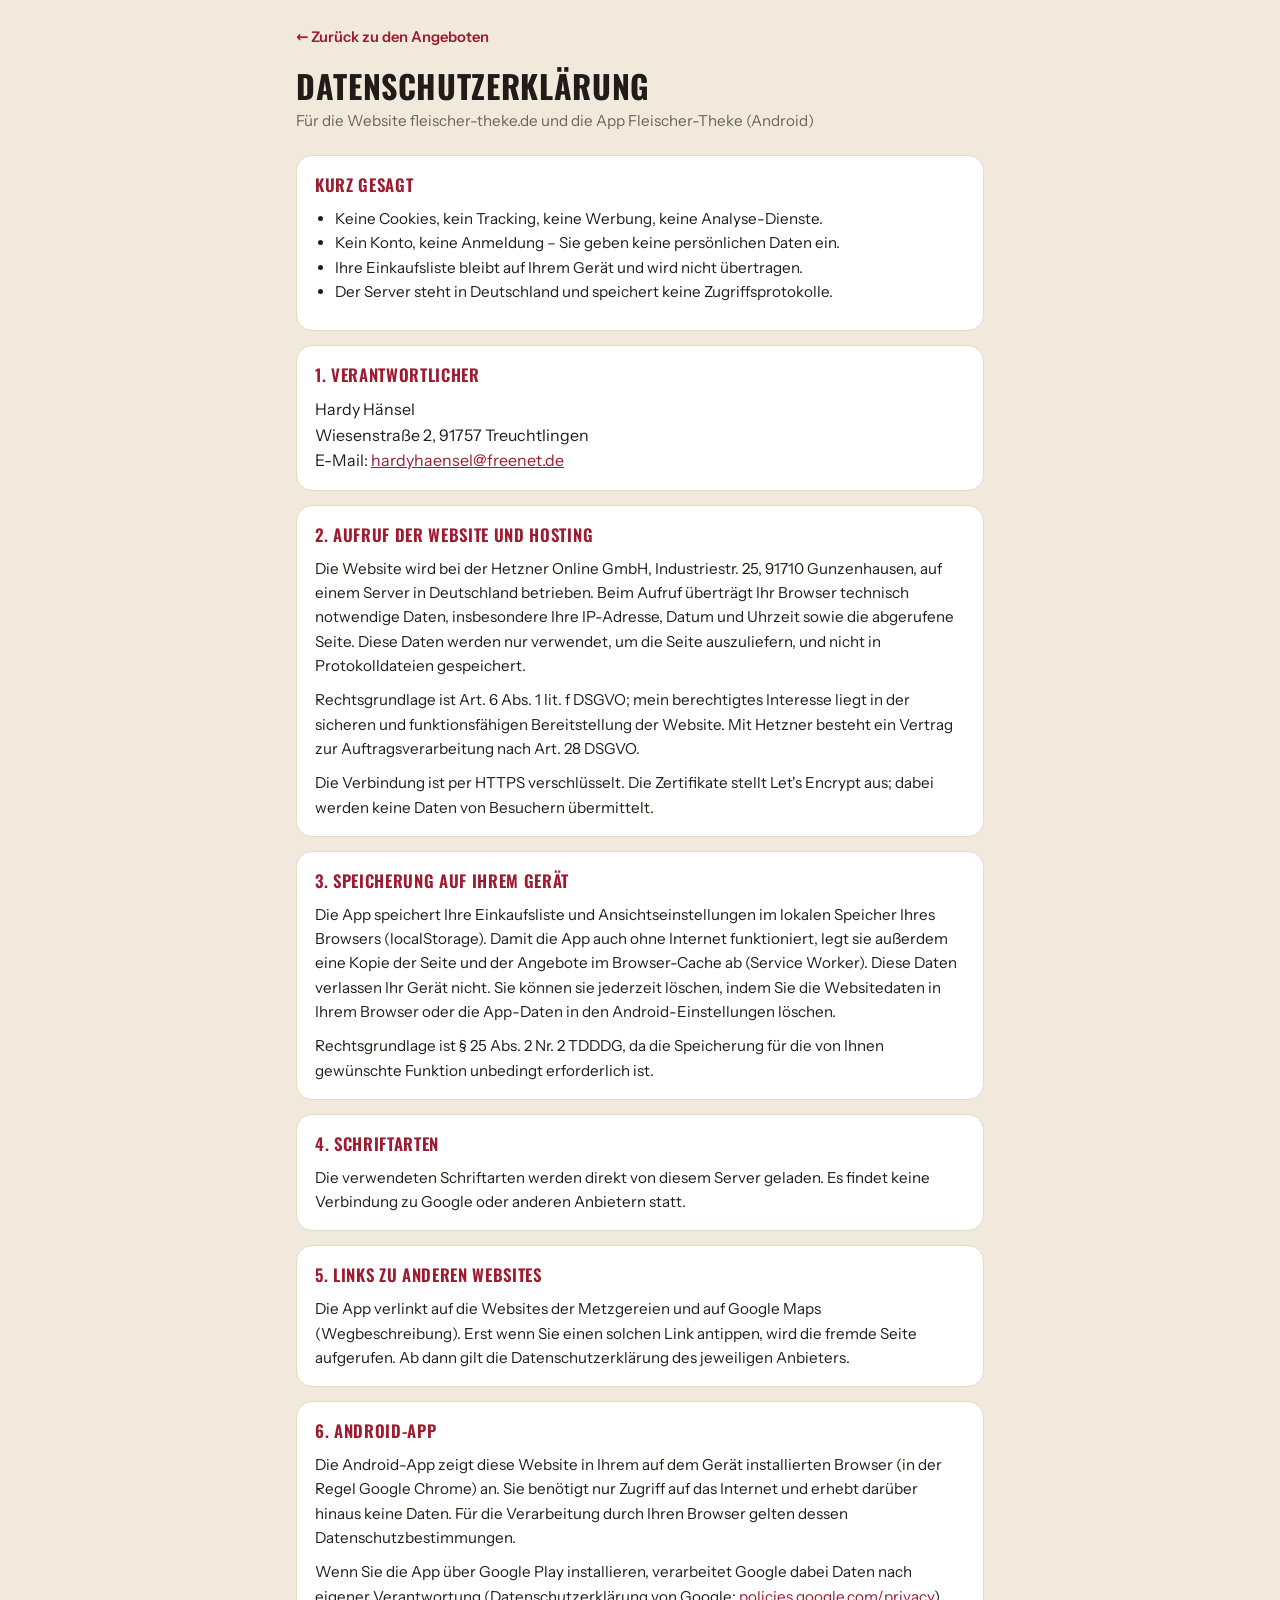
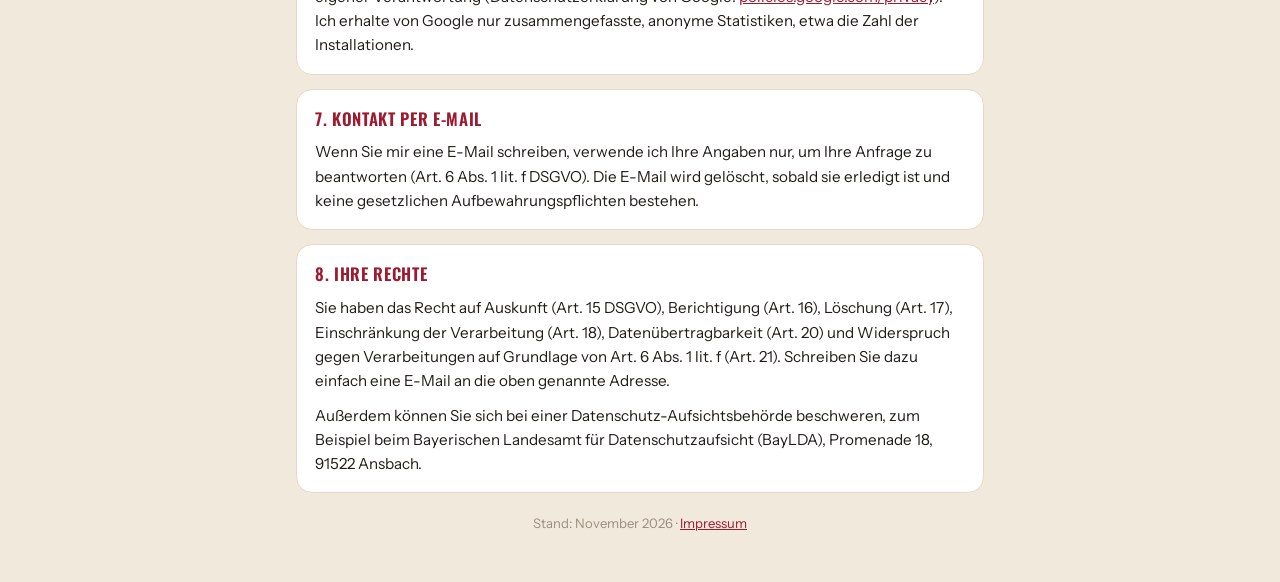
<file: datenschutz.html>
<!doctype html>
<html lang="de">
<head>
<meta charset="utf-8">
<meta name="viewport" content="width=device-width, initial-scale=1, viewport-fit=cover">
<title>Datenschutz – Fleischer-Theke</title>
<meta name="robots" content="noindex">
<link rel="icon" type="image/svg+xml" href="icon.svg">
<link rel="stylesheet" href="fonts/fonts.css">
<link rel="stylesheet" href="legal.css">
</head>
<body>
<div class="wrap">
  <a class="back" href="./">← Zurück zu den Angeboten</a>
  <h1>Datenschutz&shy;erklärung</h1>
  <p class="sub">Für die Website fleischer-theke.de und die App Fleischer-Theke (Android)</p>

  <section>
    <h2>Kurz gesagt</h2>
    <ul>
      <li>Keine Cookies, kein Tracking, keine Werbung, keine Analyse-Dienste.</li>
      <li>Kein Konto, keine Anmeldung – Sie geben keine persönlichen Daten ein.</li>
      <li>Ihre Einkaufsliste bleibt auf Ihrem Gerät und wird nicht übertragen.</li>
      <li>Der Server steht in Deutschland und speichert keine Zugriffsprotokolle.</li>
    </ul>
  </section>

  <section>
    <h2>1. Verantwortlicher</h2>
    <address>
      Hardy Hänsel<br>
      Wiesenstraße 2, 91757 Treuchtlingen<br>
      E-Mail: <a href="mailto:hardyhaensel@freenet.de">hardyhaensel@freenet.de</a>
    </address>
  </section>

  <section>
    <h2>2. Aufruf der Website und Hosting</h2>
    <p>Die Website wird bei der Hetzner Online GmbH, Industriestr. 25, 91710 Gunzenhausen,
      auf einem Server in Deutschland betrieben. Beim Aufruf überträgt Ihr Browser technisch
      notwendige Daten, insbesondere Ihre IP-Adresse, Datum und Uhrzeit sowie die abgerufene
      Seite. Diese Daten werden nur verwendet, um die Seite auszuliefern, und nicht in
      Protokolldateien gespeichert.</p>
    <p>Rechtsgrundlage ist Art. 6 Abs. 1 lit. f DSGVO; mein berechtigtes Interesse liegt in
      der sicheren und funktionsfähigen Bereitstellung der Website. Mit Hetzner besteht ein
      Vertrag zur Auftragsverarbeitung nach Art. 28 DSGVO.</p>
    <p>Die Verbindung ist per HTTPS verschlüsselt. Die Zertifikate stellt Let's Encrypt aus;
      dabei werden keine Daten von Besuchern übermittelt.</p>
  </section>

  <section>
    <h2>3. Speicherung auf Ihrem Gerät</h2>
    <p>Die App speichert Ihre Einkaufsliste und Ansichtseinstellungen im lokalen Speicher
      Ihres Browsers (localStorage). Damit die App auch ohne Internet funktioniert, legt sie
      außerdem eine Kopie der Seite und der Angebote im Browser-Cache ab (Service Worker).
      Diese Daten verlassen Ihr Gerät nicht. Sie können sie jederzeit löschen, indem Sie die
      Websitedaten in Ihrem Browser oder die App-Daten in den Android-Einstellungen löschen.</p>
    <p>Rechtsgrundlage ist § 25 Abs. 2 Nr. 2 TDDDG, da die Speicherung für die von Ihnen
      gewünschte Funktion unbedingt erforderlich ist.</p>
  </section>

  <section>
    <h2>4. Schriftarten</h2>
    <p>Die verwendeten Schriftarten werden direkt von diesem Server geladen. Es findet
      keine Verbindung zu Google oder anderen Anbietern statt.</p>
  </section>

  <section>
    <h2>5. Links zu anderen Websites</h2>
    <p>Die App verlinkt auf die Websites der Metzgereien und auf Google Maps (Wegbeschreibung).
      Erst wenn Sie einen solchen Link antippen, wird die fremde Seite aufgerufen. Ab dann
      gilt die Datenschutzerklärung des jeweiligen Anbieters.</p>
  </section>

  <section>
    <h2>6. Android-App</h2>
    <p>Die Android-App zeigt diese Website in Ihrem auf dem Gerät installierten Browser
      (in der Regel Google Chrome) an. Sie benötigt nur Zugriff auf das Internet und erhebt
      darüber hinaus keine Daten. Für die Verarbeitung durch Ihren Browser gelten dessen
      Datenschutzbestimmungen.</p>
    <p>Wenn Sie die App über Google Play installieren, verarbeitet Google dabei Daten nach
      eigener Verantwortung (Datenschutzerklärung von Google:
      <a href="https://policies.google.com/privacy" rel="noopener">policies.google.com/privacy</a>).
      Ich erhalte von Google nur zusammengefasste, anonyme Statistiken, etwa die Zahl der
      Installationen.</p>
  </section>

  <section>
    <h2>7. Kontakt per E-Mail</h2>
    <p>Wenn Sie mir eine E-Mail schreiben, verwende ich Ihre Angaben nur, um Ihre Anfrage zu
      beantworten (Art. 6 Abs. 1 lit. f DSGVO). Die E-Mail wird gelöscht, sobald sie
      erledigt ist und keine gesetzlichen Aufbewahrungspflichten bestehen.</p>
  </section>

  <section>
    <h2>8. Ihre Rechte</h2>
    <p>Sie haben das Recht auf Auskunft (Art. 15 DSGVO), Berichtigung (Art. 16), Löschung
      (Art. 17), Einschränkung der Verarbeitung (Art. 18), Datenübertragbarkeit (Art. 20) und
      Widerspruch gegen Verarbeitungen auf Grundlage von Art. 6 Abs. 1 lit. f (Art. 21).
      Schreiben Sie dazu einfach eine E-Mail an die oben genannte Adresse.</p>
    <p>Außerdem können Sie sich bei einer Datenschutz-Aufsichtsbehörde beschweren, zum
      Beispiel beim Bayerischen Landesamt für Datenschutzaufsicht (BayLDA),
      Promenade 18, 91522 Ansbach.</p>
  </section>

  <p class="stand">Stand: November 2026 · <a href="impressum.html">Impressum</a></p>
</div>
</body>
</html>
</file>
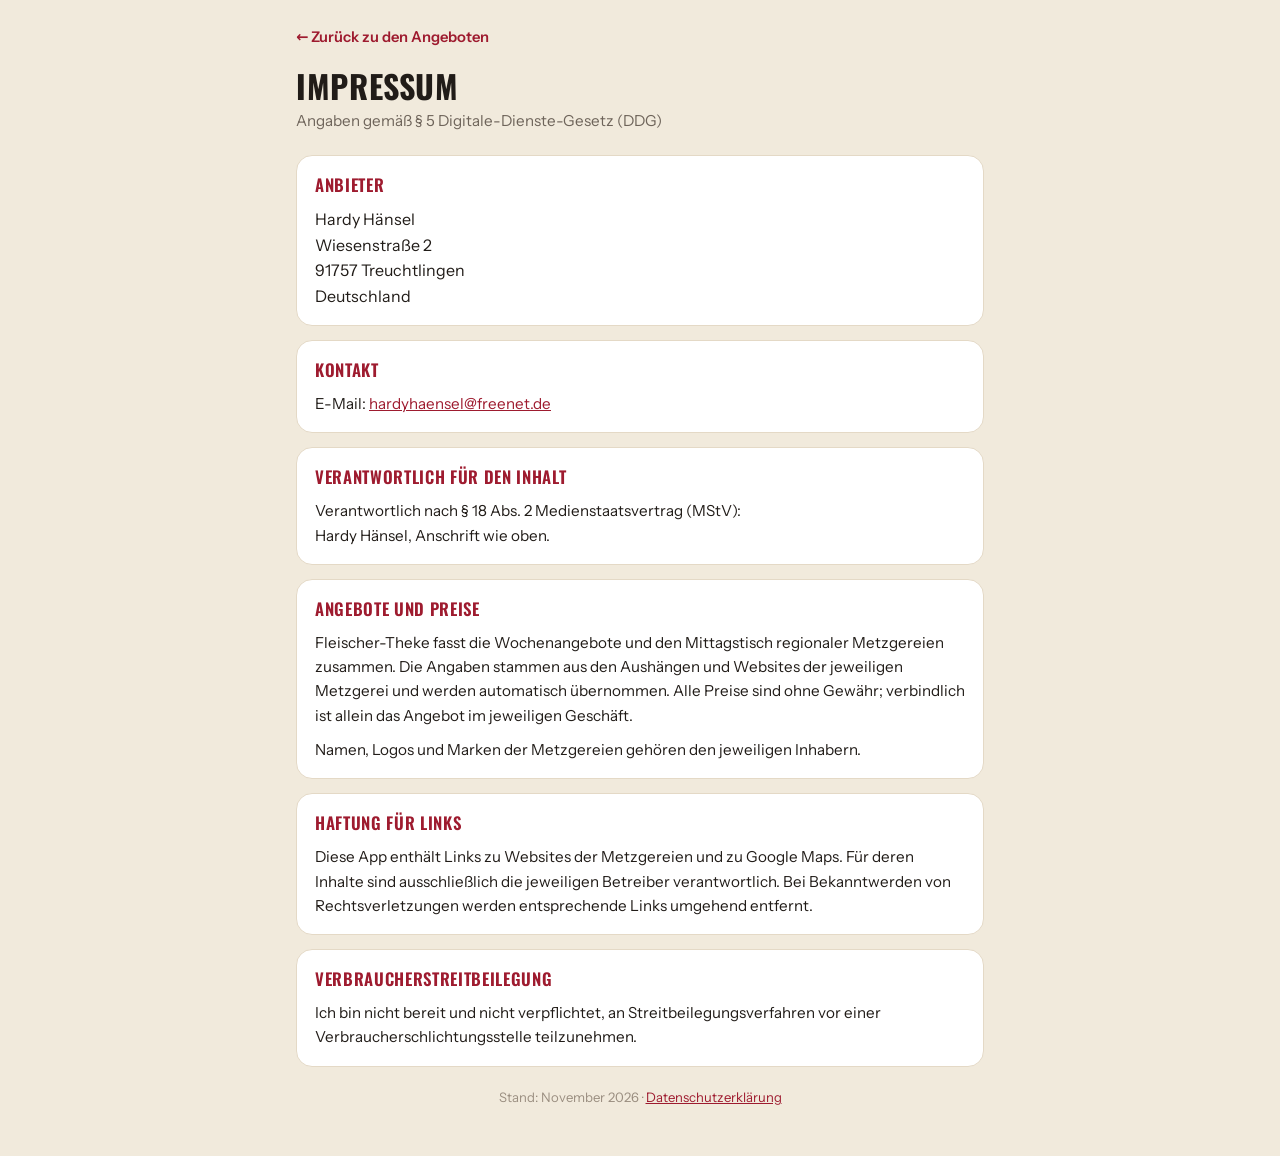
<file: impressum.html>
<!doctype html>
<html lang="de">
<head>
<meta charset="utf-8">
<meta name="viewport" content="width=device-width, initial-scale=1, viewport-fit=cover">
<title>Impressum – Fleischer-Theke</title>
<meta name="robots" content="noindex">
<link rel="icon" type="image/svg+xml" href="icon.svg">
<link rel="stylesheet" href="fonts/fonts.css">
<link rel="stylesheet" href="legal.css">
</head>
<body>
<div class="wrap">
  <a class="back" href="./">← Zurück zu den Angeboten</a>
  <h1>Impressum</h1>
  <p class="sub">Angaben gemäß § 5 Digitale-Dienste-Gesetz (DDG)</p>

  <section>
    <h2>Anbieter</h2>
    <address>
      Hardy Hänsel<br>
      Wiesenstraße 2<br>
      91757 Treuchtlingen<br>
      Deutschland
    </address>
  </section>

  <section>
    <h2>Kontakt</h2>
    <p>E-Mail: <a href="mailto:hardyhaensel@freenet.de">hardyhaensel@freenet.de</a></p>
  </section>

  <section>
    <h2>Verantwortlich für den Inhalt</h2>
    <p>Verantwortlich nach § 18 Abs. 2 Medienstaatsvertrag (MStV):<br>
      Hardy Hänsel, Anschrift wie oben.</p>
  </section>

  <section>
    <h2>Angebote und Preise</h2>
    <p>Fleischer-Theke fasst die Wochenangebote und den Mittagstisch regionaler Metzgereien
      zusammen. Die Angaben stammen aus den Aushängen und Websites der jeweiligen Metzgerei
      und werden automatisch übernommen. Alle Preise sind ohne Gewähr; verbindlich ist
      allein das Angebot im jeweiligen Geschäft.</p>
    <p>Namen, Logos und Marken der Metzgereien gehören den jeweiligen Inhabern.</p>
  </section>

  <section>
    <h2>Haftung für Links</h2>
    <p>Diese App enthält Links zu Websites der Metzgereien und zu Google Maps. Für deren
      Inhalte sind ausschließlich die jeweiligen Betreiber verantwortlich. Bei Bekanntwerden
      von Rechtsverletzungen werden entsprechende Links umgehend entfernt.</p>
  </section>

  <section>
    <h2>Verbraucherstreitbeilegung</h2>
    <p>Ich bin nicht bereit und nicht verpflichtet, an Streitbeilegungsverfahren vor einer
      Verbraucherschlichtungsstelle teilzunehmen.</p>
  </section>

  <p class="stand">Stand: November 2026 · <a href="datenschutz.html">Datenschutzerklärung</a></p>
</div>
</body>
</html>
</file>
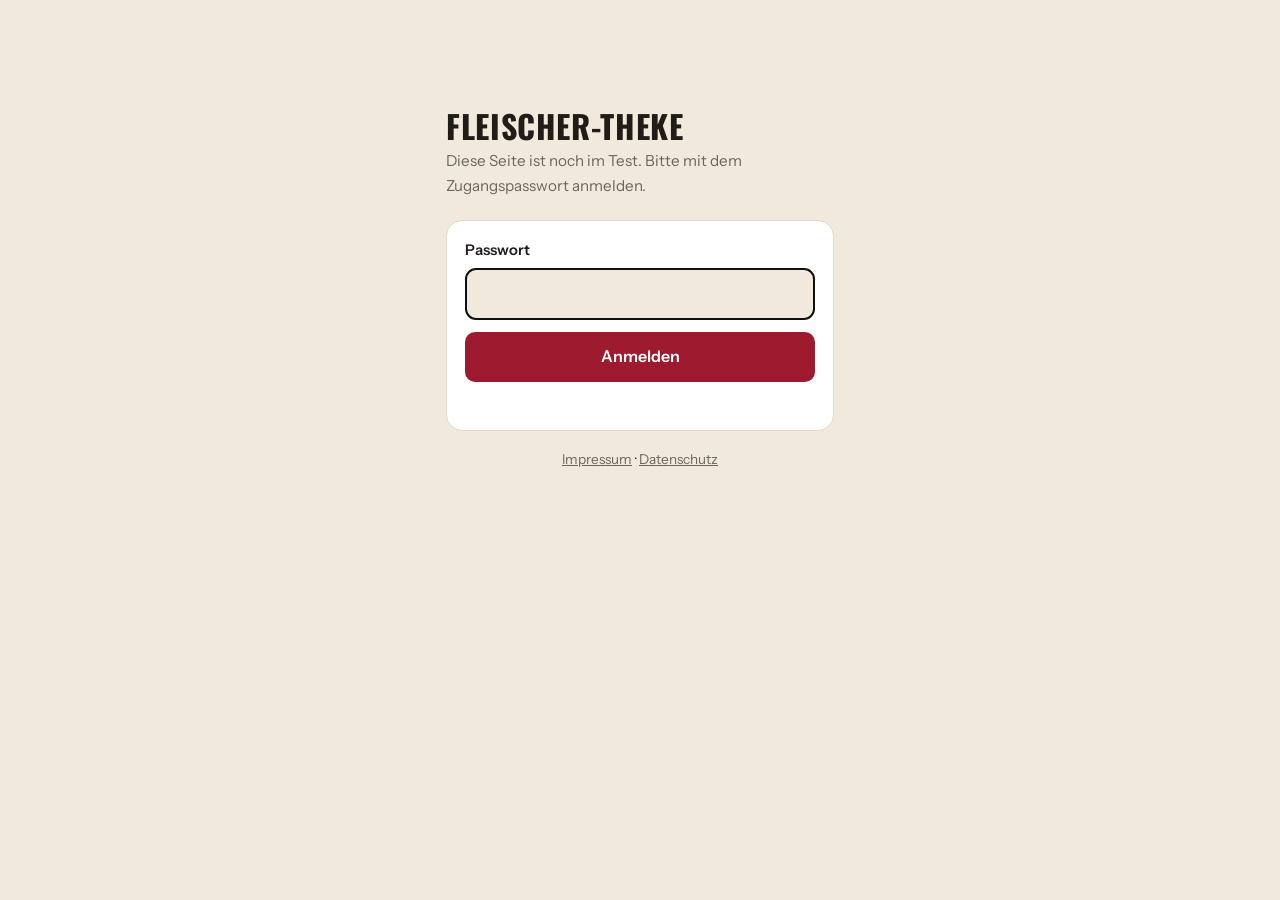
<file: login.html>
<!doctype html>
<html lang="de">
<head>
<meta charset="utf-8">
<meta name="viewport" content="width=device-width, initial-scale=1, viewport-fit=cover">
<title>Anmelden – Fleischer-Theke</title>
<meta name="robots" content="noindex">
<link rel="icon" type="image/svg+xml" href="icon.svg">
<link rel="manifest" href="manifest.json">
<link rel="stylesheet" href="fonts/fonts.css">
<link rel="stylesheet" href="legal.css">
<style>
  .wrap{max-width:420px;padding-top:12vh}
  form{background:var(--surface);border:1px solid var(--line);border-radius:16px;padding:18px}
  label{display:block;font-weight:600;font-size:.92rem;margin-bottom:6px}
  input{width:100%;font:inherit;padding:12px 14px;border-radius:10px;border:1px solid var(--line);background:var(--bg);color:var(--ink)}
  button{width:100%;margin-top:12px;font:inherit;font-weight:600;padding:12px;border:0;border-radius:10px;background:var(--brand);color:#fff;cursor:pointer}
  .fehler{min-height:1.4em;margin:10px 0 0;color:var(--brand);font-size:.9rem}
  .legal{text-align:center;margin-top:18px;font-size:.85rem}
  .legal a{color:var(--ink-soft)}
</style>
</head>
<body>
<div class="wrap">
  <h1>Fleischer-Theke</h1>
  <p class="sub">Diese Seite ist noch im Test. Bitte mit dem Zugangspasswort anmelden.</p>
  <form id="f">
    <label for="pw">Passwort</label>
    <input id="pw" type="password" autocomplete="current-password" required autofocus>
    <button type="submit">Anmelden</button>
    <p class="fehler" id="fehler" role="alert"></p>
  </form>
  <div class="legal"><a href="impressum.html">Impressum</a> · <a href="datenschutz.html">Datenschutz</a></div>
</div>
<script>
// Der Server lässt nur durch, wer das Cookie mit dem SHA-256 des Passworts mitschickt.
// Stimmt es nicht, leitet er gleich wieder hierher um – dann liegt der Versuch erst Sekunden zurück.
const fehler = document.getElementById("fehler");
try {
  if (Date.now() - Number(sessionStorage.getItem("ft_versuch") || 0) < 15000) {
    fehler.textContent = "Passwort falsch – bitte nochmal versuchen.";
    sessionStorage.removeItem("ft_versuch");
  }
} catch (e) {}

document.getElementById("f").addEventListener("submit", e => {
  e.preventDefault();
  anmelden(document.getElementById("pw").value);
});

// Einladungslink: login.html#zugang=<code> meldet ohne Eintippen an
// (der Teil nach # wird nie an den Server geschickt).
const einladung = new URLSearchParams(location.hash.slice(1)).get("zugang");
if (einladung) {
  history.replaceState(null, "", location.pathname);
  anmelden(einladung);
}

async function anmelden(pw) {
  const hash = await crypto.subtle.digest("SHA-256", new TextEncoder().encode(pw));
  const hex = [...new Uint8Array(hash)].map(b => b.toString(16).padStart(2, "0")).join("");
  document.cookie = "ft_zugang=" + hex + "; Max-Age=31536000; Path=/; Secure; SameSite=Lax";
  try { sessionStorage.setItem("ft_versuch", String(Date.now())); } catch (e) {}
  location.replace("./");
}
</script>
</body>
</html>
</file>
<file: fonts/fonts.css>
/* Selbst gehostet (vorher Google Fonts) – SIL Open Font License */
/* latin-ext */
@font-face {
  font-family: 'Cinzel';
  font-style: normal;
  font-weight: 600;
  font-display: swap;
  src: url(Cinzel-600-latin-ext.woff2) format('woff2');
  unicode-range: U+0100-02BA, U+02BD-02C5, U+02C7-02CC, U+02CE-02D7, U+02DD-02FF, U+0304, U+0308, U+0329, U+1D00-1DBF, U+1E00-1E9F, U+1EF2-1EFF, U+2020, U+20A0-20AB, U+20AD-20C4, U+2113, U+2C60-2C7F, U+A720-A7FF;
}
/* latin */
@font-face {
  font-family: 'Cinzel';
  font-style: normal;
  font-weight: 600;
  font-display: swap;
  src: url(Cinzel-600-latin.woff2) format('woff2');
  unicode-range: U+0000-00FF, U+0131, U+0152-0153, U+02BB-02BC, U+02C6, U+02DA, U+02DC, U+0304, U+0308, U+0329, U+2000-206F, U+20AC, U+2122, U+2191, U+2193, U+2212, U+2215, U+FEFF, U+FFFD;
}
/* latin-ext */
@font-face {
  font-family: 'Cinzel';
  font-style: normal;
  font-weight: 700;
  font-display: swap;
  src: url(Cinzel-700-latin-ext.woff2) format('woff2');
  unicode-range: U+0100-02BA, U+02BD-02C5, U+02C7-02CC, U+02CE-02D7, U+02DD-02FF, U+0304, U+0308, U+0329, U+1D00-1DBF, U+1E00-1E9F, U+1EF2-1EFF, U+2020, U+20A0-20AB, U+20AD-20C4, U+2113, U+2C60-2C7F, U+A720-A7FF;
}
/* latin */
@font-face {
  font-family: 'Cinzel';
  font-style: normal;
  font-weight: 700;
  font-display: swap;
  src: url(Cinzel-700-latin.woff2) format('woff2');
  unicode-range: U+0000-00FF, U+0131, U+0152-0153, U+02BB-02BC, U+02C6, U+02DA, U+02DC, U+0304, U+0308, U+0329, U+2000-206F, U+20AC, U+2122, U+2191, U+2193, U+2212, U+2215, U+FEFF, U+FFFD;
}
/* latin-ext */
@font-face {
  font-family: 'Instrument Sans';
  font-style: italic;
  font-weight: 400;
  font-stretch: 100%;
  font-display: swap;
  src: url(InstrumentSans-400i-latin-ext.woff2) format('woff2');
  unicode-range: U+0100-02BA, U+02BD-02C5, U+02C7-02CC, U+02CE-02D7, U+02DD-02FF, U+0304, U+0308, U+0329, U+1D00-1DBF, U+1E00-1E9F, U+1EF2-1EFF, U+2020, U+20A0-20AB, U+20AD-20C4, U+2113, U+2C60-2C7F, U+A720-A7FF;
}
/* latin */
@font-face {
  font-family: 'Instrument Sans';
  font-style: italic;
  font-weight: 400;
  font-stretch: 100%;
  font-display: swap;
  src: url(InstrumentSans-400i-latin.woff2) format('woff2');
  unicode-range: U+0000-00FF, U+0131, U+0152-0153, U+02BB-02BC, U+02C6, U+02DA, U+02DC, U+0304, U+0308, U+0329, U+2000-206F, U+20AC, U+2122, U+2191, U+2193, U+2212, U+2215, U+FEFF, U+FFFD;
}
/* latin-ext */
@font-face {
  font-family: 'Instrument Sans';
  font-style: normal;
  font-weight: 400;
  font-stretch: 100%;
  font-display: swap;
  src: url(InstrumentSans-400-latin-ext.woff2) format('woff2');
  unicode-range: U+0100-02BA, U+02BD-02C5, U+02C7-02CC, U+02CE-02D7, U+02DD-02FF, U+0304, U+0308, U+0329, U+1D00-1DBF, U+1E00-1E9F, U+1EF2-1EFF, U+2020, U+20A0-20AB, U+20AD-20C4, U+2113, U+2C60-2C7F, U+A720-A7FF;
}
/* latin */
@font-face {
  font-family: 'Instrument Sans';
  font-style: normal;
  font-weight: 400;
  font-stretch: 100%;
  font-display: swap;
  src: url(InstrumentSans-400-latin.woff2) format('woff2');
  unicode-range: U+0000-00FF, U+0131, U+0152-0153, U+02BB-02BC, U+02C6, U+02DA, U+02DC, U+0304, U+0308, U+0329, U+2000-206F, U+20AC, U+2122, U+2191, U+2193, U+2212, U+2215, U+FEFF, U+FFFD;
}
/* latin-ext */
@font-face {
  font-family: 'Instrument Sans';
  font-style: normal;
  font-weight: 500;
  font-stretch: 100%;
  font-display: swap;
  src: url(InstrumentSans-500-latin-ext.woff2) format('woff2');
  unicode-range: U+0100-02BA, U+02BD-02C5, U+02C7-02CC, U+02CE-02D7, U+02DD-02FF, U+0304, U+0308, U+0329, U+1D00-1DBF, U+1E00-1E9F, U+1EF2-1EFF, U+2020, U+20A0-20AB, U+20AD-20C4, U+2113, U+2C60-2C7F, U+A720-A7FF;
}
/* latin */
@font-face {
  font-family: 'Instrument Sans';
  font-style: normal;
  font-weight: 500;
  font-stretch: 100%;
  font-display: swap;
  src: url(InstrumentSans-500-latin.woff2) format('woff2');
  unicode-range: U+0000-00FF, U+0131, U+0152-0153, U+02BB-02BC, U+02C6, U+02DA, U+02DC, U+0304, U+0308, U+0329, U+2000-206F, U+20AC, U+2122, U+2191, U+2193, U+2212, U+2215, U+FEFF, U+FFFD;
}
/* latin-ext */
@font-face {
  font-family: 'Instrument Sans';
  font-style: normal;
  font-weight: 600;
  font-stretch: 100%;
  font-display: swap;
  src: url(InstrumentSans-600-latin-ext.woff2) format('woff2');
  unicode-range: U+0100-02BA, U+02BD-02C5, U+02C7-02CC, U+02CE-02D7, U+02DD-02FF, U+0304, U+0308, U+0329, U+1D00-1DBF, U+1E00-1E9F, U+1EF2-1EFF, U+2020, U+20A0-20AB, U+20AD-20C4, U+2113, U+2C60-2C7F, U+A720-A7FF;
}
/* latin */
@font-face {
  font-family: 'Instrument Sans';
  font-style: normal;
  font-weight: 600;
  font-stretch: 100%;
  font-display: swap;
  src: url(InstrumentSans-600-latin.woff2) format('woff2');
  unicode-range: U+0000-00FF, U+0131, U+0152-0153, U+02BB-02BC, U+02C6, U+02DA, U+02DC, U+0304, U+0308, U+0329, U+2000-206F, U+20AC, U+2122, U+2191, U+2193, U+2212, U+2215, U+FEFF, U+FFFD;
}
/* latin-ext */
@font-face {
  font-family: 'Oswald';
  font-style: normal;
  font-weight: 400;
  font-display: swap;
  src: url(Oswald-400-latin-ext.woff2) format('woff2');
  unicode-range: U+0100-02BA, U+02BD-02C5, U+02C7-02CC, U+02CE-02D7, U+02DD-02FF, U+0304, U+0308, U+0329, U+1D00-1DBF, U+1E00-1E9F, U+1EF2-1EFF, U+2020, U+20A0-20AB, U+20AD-20C4, U+2113, U+2C60-2C7F, U+A720-A7FF;
}
/* latin */
@font-face {
  font-family: 'Oswald';
  font-style: normal;
  font-weight: 400;
  font-display: swap;
  src: url(Oswald-400-latin.woff2) format('woff2');
  unicode-range: U+0000-00FF, U+0131, U+0152-0153, U+02BB-02BC, U+02C6, U+02DA, U+02DC, U+0304, U+0308, U+0329, U+2000-206F, U+20AC, U+2122, U+2191, U+2193, U+2212, U+2215, U+FEFF, U+FFFD;
}
/* latin-ext */
@font-face {
  font-family: 'Oswald';
  font-style: normal;
  font-weight: 500;
  font-display: swap;
  src: url(Oswald-500-latin-ext.woff2) format('woff2');
  unicode-range: U+0100-02BA, U+02BD-02C5, U+02C7-02CC, U+02CE-02D7, U+02DD-02FF, U+0304, U+0308, U+0329, U+1D00-1DBF, U+1E00-1E9F, U+1EF2-1EFF, U+2020, U+20A0-20AB, U+20AD-20C4, U+2113, U+2C60-2C7F, U+A720-A7FF;
}
/* latin */
@font-face {
  font-family: 'Oswald';
  font-style: normal;
  font-weight: 500;
  font-display: swap;
  src: url(Oswald-500-latin.woff2) format('woff2');
  unicode-range: U+0000-00FF, U+0131, U+0152-0153, U+02BB-02BC, U+02C6, U+02DA, U+02DC, U+0304, U+0308, U+0329, U+2000-206F, U+20AC, U+2122, U+2191, U+2193, U+2212, U+2215, U+FEFF, U+FFFD;
}
/* latin-ext */
@font-face {
  font-family: 'Oswald';
  font-style: normal;
  font-weight: 600;
  font-display: swap;
  src: url(Oswald-600-latin-ext.woff2) format('woff2');
  unicode-range: U+0100-02BA, U+02BD-02C5, U+02C7-02CC, U+02CE-02D7, U+02DD-02FF, U+0304, U+0308, U+0329, U+1D00-1DBF, U+1E00-1E9F, U+1EF2-1EFF, U+2020, U+20A0-20AB, U+20AD-20C4, U+2113, U+2C60-2C7F, U+A720-A7FF;
}
/* latin */
@font-face {
  font-family: 'Oswald';
  font-style: normal;
  font-weight: 600;
  font-display: swap;
  src: url(Oswald-600-latin.woff2) format('woff2');
  unicode-range: U+0000-00FF, U+0131, U+0152-0153, U+02BB-02BC, U+02C6, U+02DA, U+02DC, U+0304, U+0308, U+0329, U+2000-206F, U+20AC, U+2122, U+2191, U+2193, U+2212, U+2215, U+FEFF, U+FFFD;
}
/* latin-ext */
@font-face {
  font-family: 'Oswald';
  font-style: normal;
  font-weight: 700;
  font-display: swap;
  src: url(Oswald-700-latin-ext.woff2) format('woff2');
  unicode-range: U+0100-02BA, U+02BD-02C5, U+02C7-02CC, U+02CE-02D7, U+02DD-02FF, U+0304, U+0308, U+0329, U+1D00-1DBF, U+1E00-1E9F, U+1EF2-1EFF, U+2020, U+20A0-20AB, U+20AD-20C4, U+2113, U+2C60-2C7F, U+A720-A7FF;
}
/* latin */
@font-face {
  font-family: 'Oswald';
  font-style: normal;
  font-weight: 700;
  font-display: swap;
  src: url(Oswald-700-latin.woff2) format('woff2');
  unicode-range: U+0000-00FF, U+0131, U+0152-0153, U+02BB-02BC, U+02C6, U+02DA, U+02DC, U+0304, U+0308, U+0329, U+2000-206F, U+20AC, U+2122, U+2191, U+2193, U+2212, U+2215, U+FEFF, U+FFFD;
}
</file>
<file: legal.css>
/* Gemeinsames Aussehen für Impressum und Datenschutz – Farben wie in der App */
:root{
  --bg:#F1EADC;--surface:#FFFFFF;--ink:#211C18;--ink-soft:#6E645A;--ink-faint:#9A8E80;
  --line:#E4D9C6;--brand:#9E1B2F;
}
@media (prefers-color-scheme:dark){:root:not([data-theme="light"]){
  --bg:#161210;--surface:#211A15;--ink:#F2E9DB;--ink-soft:#B0A392;--ink-faint:#7E7161;
  --line:#33281E;--brand:#E4586A;
}}
:root[data-theme="dark"]{
  --bg:#161210;--surface:#211A15;--ink:#F2E9DB;--ink-soft:#B0A392;--ink-faint:#7E7161;
  --line:#33281E;--brand:#E4586A;
}
*{box-sizing:border-box}
html{-webkit-text-size-adjust:100%}
body{margin:0;background:var(--bg);color:var(--ink);font-family:"Instrument Sans",system-ui,sans-serif;line-height:1.6}
.wrap{max-width:720px;margin:0 auto;padding:24px 16px 48px}
.back{display:inline-block;margin-bottom:18px;color:var(--brand);text-decoration:none;font-weight:600;font-size:.92rem}
h1{font-family:"Oswald",sans-serif;text-transform:uppercase;letter-spacing:.02em;font-size:2rem;line-height:1.1;margin:0 0 6px}
.sub{color:var(--ink-soft);margin:0 0 22px}
section{background:var(--surface);border:1px solid var(--line);border-radius:16px;padding:16px 18px;margin-bottom:14px}
h2{font-family:"Oswald",sans-serif;font-weight:600;font-size:1.05rem;letter-spacing:.04em;text-transform:uppercase;margin:0 0 8px;color:var(--brand)}
p,li{font-size:.95rem}
p{margin:0 0 10px}
p:last-child{margin-bottom:0}
ul{margin:0 0 10px;padding-left:20px}
a{color:var(--brand)}
address{font-style:normal}
.stand{color:var(--ink-faint);font-size:.82rem;text-align:center;margin-top:20px}
</file>
